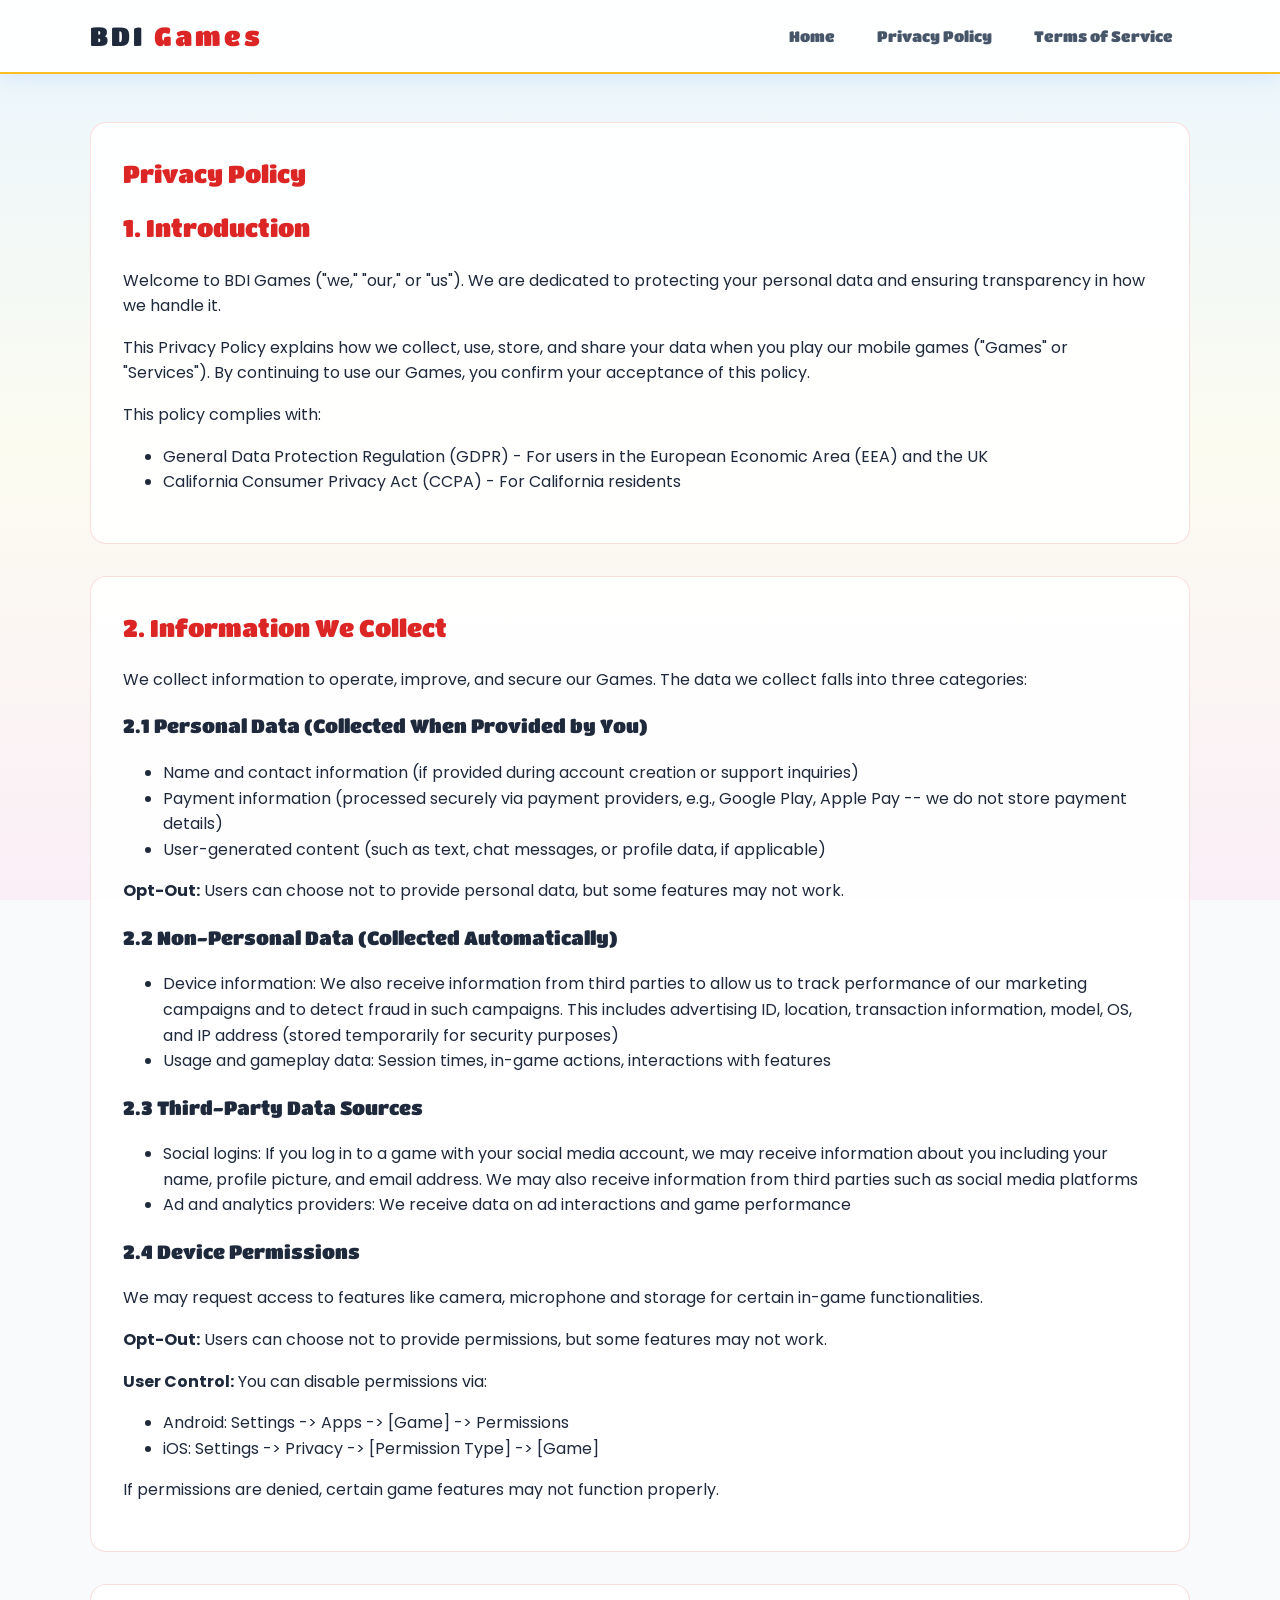
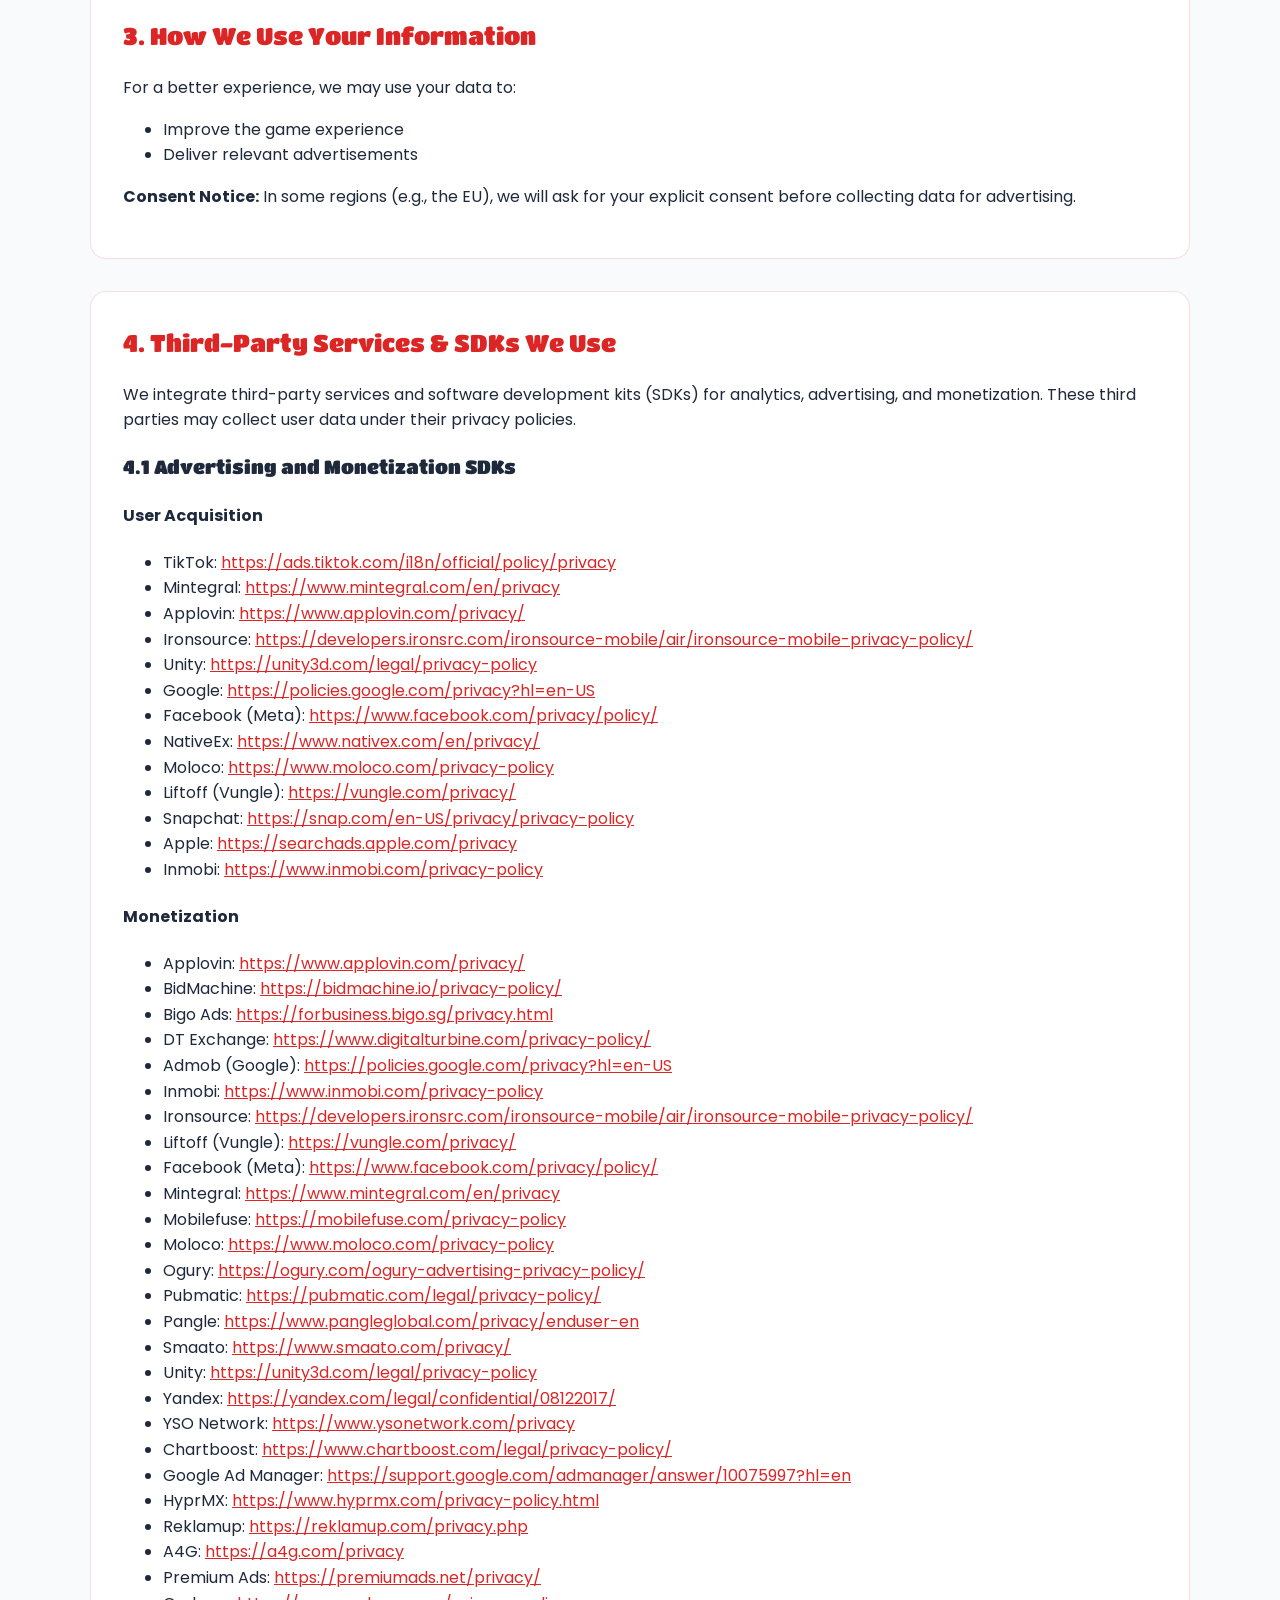
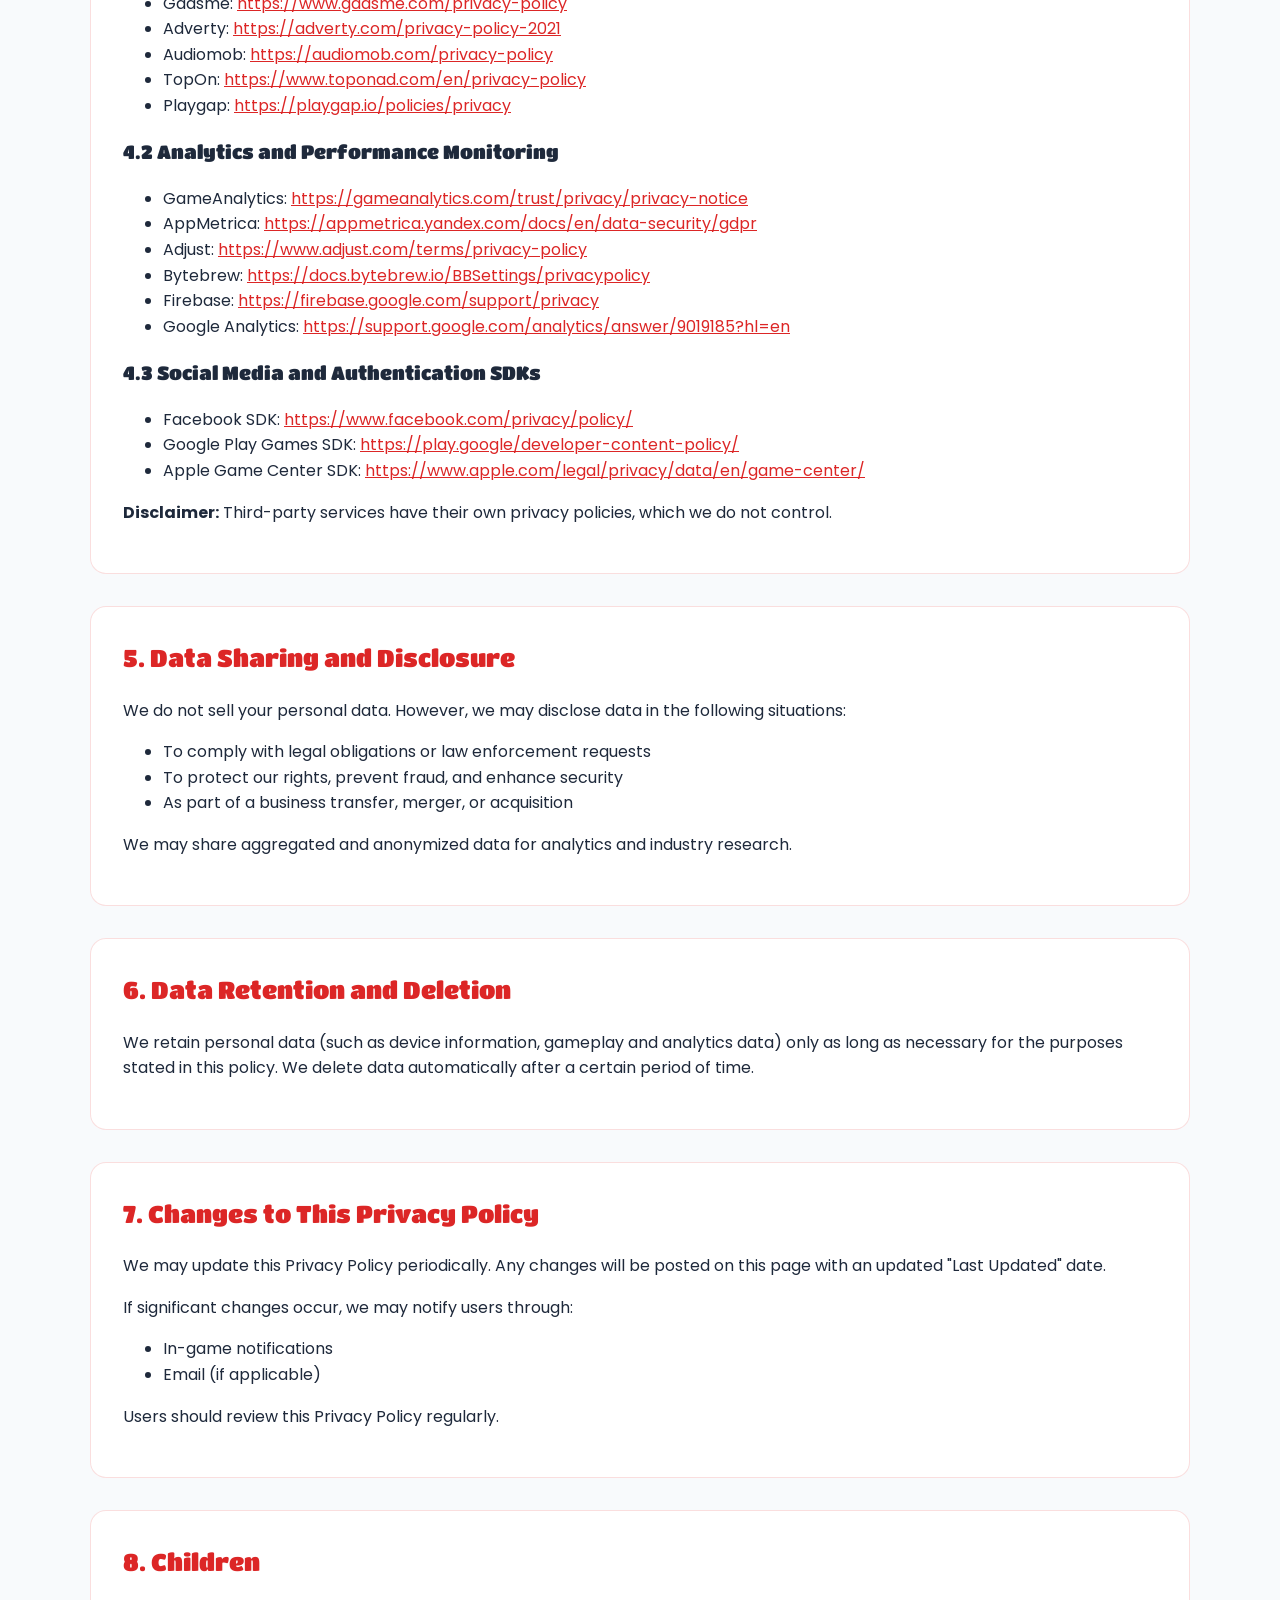
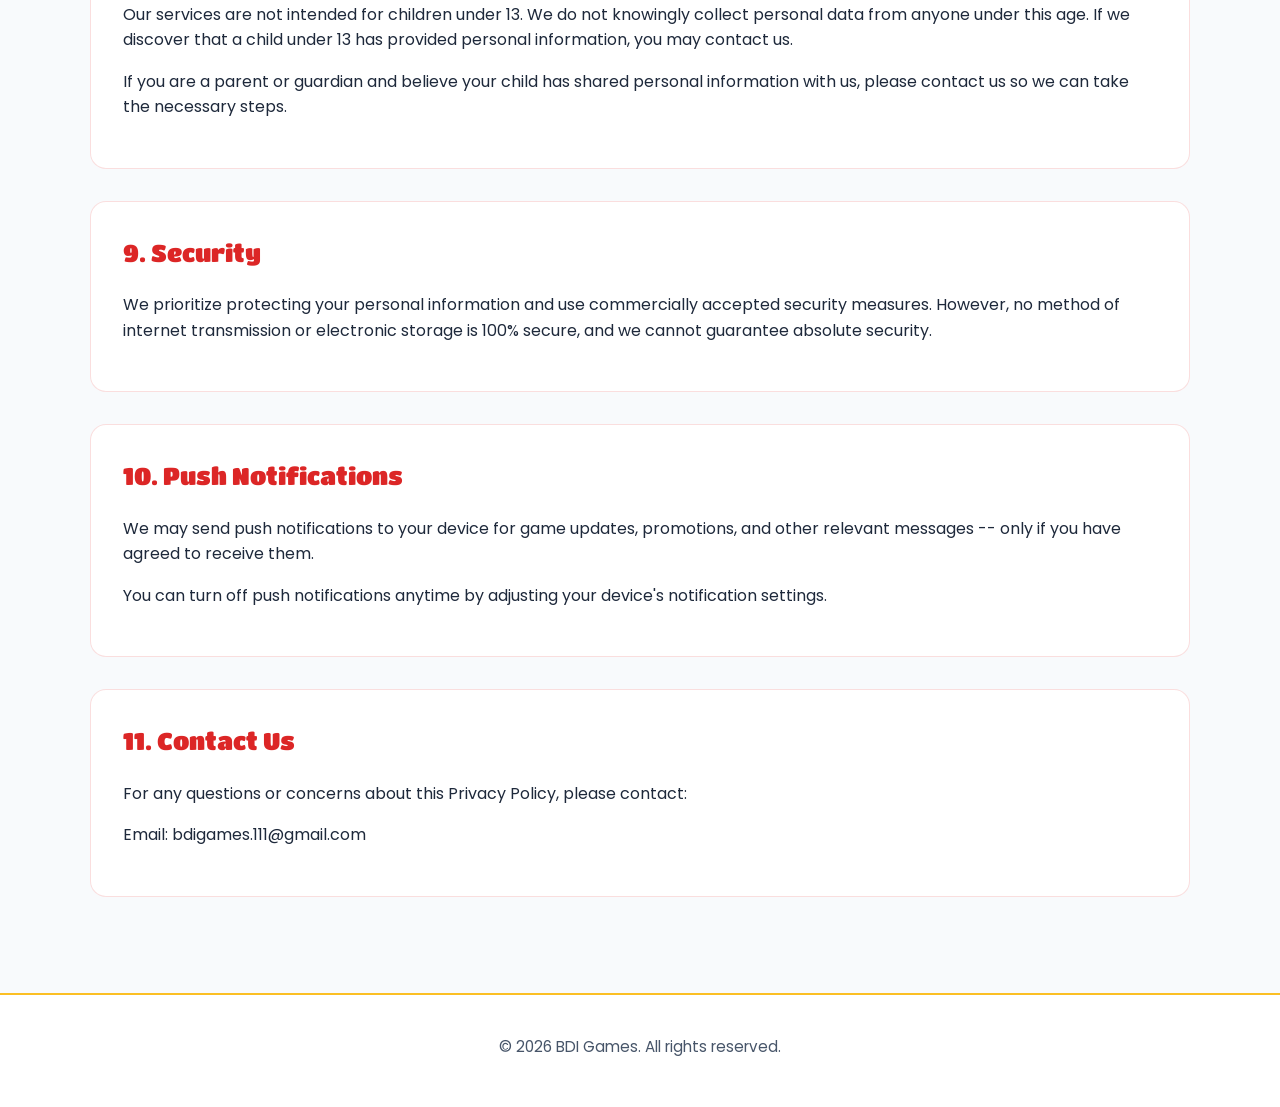
<file: privacy-policy.html>
<!DOCTYPE html>
<html lang="en">
<head>
  <meta charset="UTF-8">
  <meta name="viewport" content="width=device-width, initial-scale=1.0">
  <title>Privacy Policy | BDI Games</title>
  <meta name="description" content="Read the Privacy Policy for BDI Games.">
  <link rel="preconnect" href="https://fonts.googleapis.com">
  <link rel="preconnect" href="https://fonts.gstatic.com" crossorigin>
  <link href="https://fonts.googleapis.com/css2?family=Bebas+Neue&family=Poppins:wght@400;500;600;700&display=swap" rel="stylesheet">
  <link rel="stylesheet" href="styles.css">
</head>
<body>
  <div class="gaming-bg">
    <div class="glow-orb glow-orb-1"></div>
    <div class="glow-orb glow-orb-2"></div>
    <div class="glow-orb glow-orb-3"></div>
  </div>
  <header class="site-header">
    <nav class="navbar container" aria-label="Main navigation">
      <a href="index.html" class="brand">BDI <span>Games</span></a>

      <button class="menu-toggle" aria-label="Toggle menu" aria-expanded="false">
        <span></span>
        <span></span>
        <span></span>
      </button>

      <ul class="nav-links">
        <li><a href="index.html">Home</a></li>
        <li><a href="privacy-policy.html">Privacy Policy</a></li>
        <li><a href="terms-of-service.html">Terms of Service</a></li>
      </ul>
    </nav>
  </header>

  <main class="container legal-page">
    <section class="info">
      <h1>Privacy Policy</h1>
      <h2>1. Introduction</h2>
      <p>
        Welcome to BDI Games ("we," "our," or "us"). We are dedicated to protecting your
        personal data and ensuring transparency in how we handle it.
      </p>
      <p>
        This Privacy Policy explains how we collect, use, store, and share your data when you play
        our mobile games ("Games" or "Services"). By continuing to use our Games, you confirm your
        acceptance of this policy.
      </p>
      <p>This policy complies with:</p>
      <ul>
        <li>General Data Protection Regulation (GDPR) - For users in the European Economic Area (EEA) and the UK</li>
        <li>California Consumer Privacy Act (CCPA) - For California residents</li>
      </ul>
    </section>

    <section class="info">
      <h2>2. Information We Collect</h2>
      <p>
        We collect information to operate, improve, and secure our Games. The data we collect falls
        into three categories:
      </p>

      <h3>2.1 Personal Data (Collected When Provided by You)</h3>
      <ul>
        <li>Name and contact information (if provided during account creation or support inquiries)</li>
        <li>Payment information (processed securely via payment providers, e.g., Google Play, Apple Pay -- we do not store payment details)</li>
        <li>User-generated content (such as text, chat messages, or profile data, if applicable)</li>
      </ul>
      <p><strong>Opt-Out:</strong> Users can choose not to provide personal data, but some features may not work.</p>

      <h3>2.2 Non-Personal Data (Collected Automatically)</h3>
      <ul>
        <li>Device information: We also receive information from third parties to allow us to track performance of our marketing campaigns and to detect fraud in such campaigns. This includes advertising ID, location, transaction information, model, OS, and IP address (stored temporarily for security purposes)</li>
        <li>Usage and gameplay data: Session times, in-game actions, interactions with features</li>
      </ul>

      <h3>2.3 Third-Party Data Sources</h3>
      <ul>
        <li>Social logins: If you log in to a game with your social media account, we may receive information about you including your name, profile picture, and email address. We may also receive information from third parties such as social media platforms</li>
        <li>Ad and analytics providers: We receive data on ad interactions and game performance</li>
      </ul>

      <h3>2.4 Device Permissions</h3>
      <p>
        We may request access to features like camera, microphone and storage for certain in-game
        functionalities.
      </p>
      <p><strong>Opt-Out:</strong> Users can choose not to provide permissions, but some features may not work.</p>
      <p><strong>User Control:</strong> You can disable permissions via:</p>
      <ul>
        <li>Android: Settings -&gt; Apps -&gt; [Game] -&gt; Permissions</li>
        <li>iOS: Settings -&gt; Privacy -&gt; [Permission Type] -&gt; [Game]</li>
      </ul>
      <p>If permissions are denied, certain game features may not function properly.</p>
    </section>

    <section class="info">
      <h2>3. How We Use Your Information</h2>
      <p>For a better experience, we may use your data to:</p>
      <ul>
        <li>Improve the game experience</li>
        <li>Deliver relevant advertisements</li>
      </ul>
      <p>
        <strong>Consent Notice:</strong> In some regions (e.g., the EU), we will ask for your explicit
        consent before collecting data for advertising.
      </p>
    </section>

    <section class="info">
      <h2>4. Third-Party Services &amp; SDKs We Use</h2>
      <p>
        We integrate third-party services and software development kits (SDKs) for analytics,
        advertising, and monetization. These third parties may collect user data under their
        privacy policies.
      </p>

      <h3>4.1 Advertising and Monetization SDKs</h3>
      <h4>User Acquisition</h4>
      <ul>
        <li>TikTok: <a href="https://ads.tiktok.com/i18n/official/policy/privacy" target="_blank" rel="noopener noreferrer">https://ads.tiktok.com/i18n/official/policy/privacy</a></li>
        <li>Mintegral: <a href="https://www.mintegral.com/en/privacy" target="_blank" rel="noopener noreferrer">https://www.mintegral.com/en/privacy</a></li>
        <li>Applovin: <a href="https://www.applovin.com/privacy/" target="_blank" rel="noopener noreferrer">https://www.applovin.com/privacy/</a></li>
        <li>Ironsource: <a href="https://developers.ironsrc.com/ironsource-mobile/air/ironsource-mobile-privacy-policy/" target="_blank" rel="noopener noreferrer">https://developers.ironsrc.com/ironsource-mobile/air/ironsource-mobile-privacy-policy/</a></li>
        <li>Unity: <a href="https://unity3d.com/legal/privacy-policy" target="_blank" rel="noopener noreferrer">https://unity3d.com/legal/privacy-policy</a></li>
        <li>Google: <a href="https://policies.google.com/privacy?hl=en-US" target="_blank" rel="noopener noreferrer">https://policies.google.com/privacy?hl=en-US</a></li>
        <li>Facebook (Meta): <a href="https://www.facebook.com/privacy/policy/" target="_blank" rel="noopener noreferrer">https://www.facebook.com/privacy/policy/</a></li>
        <li>NativeEx: <a href="https://www.nativex.com/en/privacy/" target="_blank" rel="noopener noreferrer">https://www.nativex.com/en/privacy/</a></li>
        <li>Moloco: <a href="https://www.moloco.com/privacy-policy" target="_blank" rel="noopener noreferrer">https://www.moloco.com/privacy-policy</a></li>
        <li>Liftoff (Vungle): <a href="https://vungle.com/privacy/" target="_blank" rel="noopener noreferrer">https://vungle.com/privacy/</a></li>
        <li>Snapchat: <a href="https://snap.com/en-US/privacy/privacy-policy" target="_blank" rel="noopener noreferrer">https://snap.com/en-US/privacy/privacy-policy</a></li>
        <li>Apple: <a href="https://searchads.apple.com/privacy" target="_blank" rel="noopener noreferrer">https://searchads.apple.com/privacy</a></li>
        <li>Inmobi: <a href="https://www.inmobi.com/privacy-policy" target="_blank" rel="noopener noreferrer">https://www.inmobi.com/privacy-policy</a></li>
      </ul>

      <h4>Monetization</h4>
      <ul>
        <li>Applovin: <a href="https://www.applovin.com/privacy/" target="_blank" rel="noopener noreferrer">https://www.applovin.com/privacy/</a></li>
        <li>BidMachine: <a href="https://bidmachine.io/privacy-policy/" target="_blank" rel="noopener noreferrer">https://bidmachine.io/privacy-policy/</a></li>
        <li>Bigo Ads: <a href="https://forbusiness.bigo.sg/privacy.html#:~:text=BIGO%20Ads%20respects%20your%20privacy,how%20the%20law%20protects%20you" target="_blank" rel="noopener noreferrer">https://forbusiness.bigo.sg/privacy.html</a></li>
        <li>DT Exchange: <a href="https://www.digitalturbine.com/privacy-policy/" target="_blank" rel="noopener noreferrer">https://www.digitalturbine.com/privacy-policy/</a></li>
        <li>Admob (Google): <a href="https://policies.google.com/privacy?hl=en-US" target="_blank" rel="noopener noreferrer">https://policies.google.com/privacy?hl=en-US</a></li>
        <li>Inmobi: <a href="https://www.inmobi.com/privacy-policy" target="_blank" rel="noopener noreferrer">https://www.inmobi.com/privacy-policy</a></li>
        <li>Ironsource: <a href="https://developers.ironsrc.com/ironsource-mobile/air/ironsource-mobile-privacy-policy/" target="_blank" rel="noopener noreferrer">https://developers.ironsrc.com/ironsource-mobile/air/ironsource-mobile-privacy-policy/</a></li>
        <li>Liftoff (Vungle): <a href="https://vungle.com/privacy/" target="_blank" rel="noopener noreferrer">https://vungle.com/privacy/</a></li>
        <li>Facebook (Meta): <a href="https://www.facebook.com/privacy/policy/" target="_blank" rel="noopener noreferrer">https://www.facebook.com/privacy/policy/</a></li>
        <li>Mintegral: <a href="https://www.mintegral.com/en/privacy" target="_blank" rel="noopener noreferrer">https://www.mintegral.com/en/privacy</a></li>
        <li>Mobilefuse: <a href="https://mobilefuse.com/privacy-policy" target="_blank" rel="noopener noreferrer">https://mobilefuse.com/privacy-policy</a></li>
        <li>Moloco: <a href="https://www.moloco.com/privacy-policy" target="_blank" rel="noopener noreferrer">https://www.moloco.com/privacy-policy</a></li>
        <li>Ogury: <a href="https://ogury.com/ogury-advertising-privacy-policy/" target="_blank" rel="noopener noreferrer">https://ogury.com/ogury-advertising-privacy-policy/</a></li>
        <li>Pubmatic: <a href="https://pubmatic.com/legal/privacy-policy/" target="_blank" rel="noopener noreferrer">https://pubmatic.com/legal/privacy-policy/</a></li>
        <li>Pangle: <a href="https://www.pangleglobal.com/privacy/enduser-en" target="_blank" rel="noopener noreferrer">https://www.pangleglobal.com/privacy/enduser-en</a></li>
        <li>Smaato: <a href="https://www.smaato.com/privacy/" target="_blank" rel="noopener noreferrer">https://www.smaato.com/privacy/</a></li>
        <li>Unity: <a href="https://unity3d.com/legal/privacy-policy" target="_blank" rel="noopener noreferrer">https://unity3d.com/legal/privacy-policy</a></li>
        <li>Yandex: <a href="https://yandex.com/legal/confidential/08122017/" target="_blank" rel="noopener noreferrer">https://yandex.com/legal/confidential/08122017/</a></li>
        <li>YSO Network: <a href="https://www.ysonetwork.com/privacy" target="_blank" rel="noopener noreferrer">https://www.ysonetwork.com/privacy</a></li>
        <li>Chartboost: <a href="https://www.chartboost.com/legal/privacy-policy/" target="_blank" rel="noopener noreferrer">https://www.chartboost.com/legal/privacy-policy/</a></li>
        <li>Google Ad Manager: <a href="https://support.google.com/admanager/answer/10075997?hl=en" target="_blank" rel="noopener noreferrer">https://support.google.com/admanager/answer/10075997?hl=en</a></li>
        <li>HyprMX: <a href="https://www.hyprmx.com/privacy-policy.html" target="_blank" rel="noopener noreferrer">https://www.hyprmx.com/privacy-policy.html</a></li>
        <li>Reklamup: <a href="https://reklamup.com/privacy.php" target="_blank" rel="noopener noreferrer">https://reklamup.com/privacy.php</a></li>
        <li>A4G: <a href="https://a4g.com/privacy" target="_blank" rel="noopener noreferrer">https://a4g.com/privacy</a></li>
        <li>Premium Ads: <a href="https://premiumads.net/privacy/" target="_blank" rel="noopener noreferrer">https://premiumads.net/privacy/</a></li>
        <li>Gadsme: <a href="https://www.gadsme.com/privacy-policy" target="_blank" rel="noopener noreferrer">https://www.gadsme.com/privacy-policy</a></li>
        <li>Adverty: <a href="https://adverty.com/privacy-policy-2021" target="_blank" rel="noopener noreferrer">https://adverty.com/privacy-policy-2021</a></li>
        <li>Audiomob: <a href="https://audiomob.com/privacy-policy" target="_blank" rel="noopener noreferrer">https://audiomob.com/privacy-policy</a></li>
        <li>TopOn: <a href="https://www.toponad.com/en/privacy-policy" target="_blank" rel="noopener noreferrer">https://www.toponad.com/en/privacy-policy</a></li>
        <li>Playgap: <a href="https://playgap.io/policies/privacy" target="_blank" rel="noopener noreferrer">https://playgap.io/policies/privacy</a></li>
      </ul>

      <h3>4.2 Analytics and Performance Monitoring</h3>
      <ul>
        <li>GameAnalytics: <a href="https://gameanalytics.com/trust/privacy/privacy-notice" target="_blank" rel="noopener noreferrer">https://gameanalytics.com/trust/privacy/privacy-notice</a></li>
        <li>AppMetrica: <a href="https://appmetrica.yandex.com/docs/en/data-security/gdpr" target="_blank" rel="noopener noreferrer">https://appmetrica.yandex.com/docs/en/data-security/gdpr</a></li>
        <li>Adjust: <a href="https://www.adjust.com/terms/privacy-policy" target="_blank" rel="noopener noreferrer">https://www.adjust.com/terms/privacy-policy</a></li>
        <li>Bytebrew: <a href="https://docs.bytebrew.io/BBSettings/privacypolicy" target="_blank" rel="noopener noreferrer">https://docs.bytebrew.io/BBSettings/privacypolicy</a></li>
        <li>Firebase: <a href="https://firebase.google.com/support/privacy" target="_blank" rel="noopener noreferrer">https://firebase.google.com/support/privacy</a></li>
        <li>Google Analytics: <a href="https://support.google.com/analytics/answer/9019185?hl=en#zippy=%2Cin-this-article" target="_blank" rel="noopener noreferrer">https://support.google.com/analytics/answer/9019185?hl=en</a></li>
      </ul>

      <h3>4.3 Social Media and Authentication SDKs</h3>
      <ul>
        <li>Facebook SDK: <a href="https://www.facebook.com/privacy/policy/" target="_blank" rel="noopener noreferrer">https://www.facebook.com/privacy/policy/</a></li>
        <li>Google Play Games SDK: <a href="https://play.google/developer-content-policy/" target="_blank" rel="noopener noreferrer">https://play.google/developer-content-policy/</a></li>
        <li>Apple Game Center SDK: <a href="https://www.apple.com/legal/privacy/data/en/game-center/" target="_blank" rel="noopener noreferrer">https://www.apple.com/legal/privacy/data/en/game-center/</a></li>
      </ul>

      <p>
        <strong>Disclaimer:</strong> Third-party services have their own privacy policies, which we do not control.
      </p>
    </section>

    <section class="info">
      <h2>5. Data Sharing and Disclosure</h2>
      <p>We do not sell your personal data. However, we may disclose data in the following situations:</p>
      <ul>
        <li>To comply with legal obligations or law enforcement requests</li>
        <li>To protect our rights, prevent fraud, and enhance security</li>
        <li>As part of a business transfer, merger, or acquisition</li>
      </ul>
      <p>We may share aggregated and anonymized data for analytics and industry research.</p>
    </section>

    <section class="info">
      <h2>6. Data Retention and Deletion</h2>
      <p>
        We retain personal data (such as device information, gameplay and analytics data) only as long as
        necessary for the purposes stated in this policy. We delete data automatically after a certain period
        of time.
      </p>
    </section>

    <section class="info">
      <h2>7. Changes to This Privacy Policy</h2>
      <p>
        We may update this Privacy Policy periodically. Any changes will be posted on this page with an
        updated "Last Updated" date.
      </p>
      <p>If significant changes occur, we may notify users through:</p>
      <ul>
        <li>In-game notifications</li>
        <li>Email (if applicable)</li>
      </ul>
      <p>Users should review this Privacy Policy regularly.</p>
    </section>

    <section class="info">
      <h2>8. Children</h2>
      <p>
        Our services are not intended for children under 13. We do not knowingly collect personal data from
        anyone under this age. If we discover that a child under 13 has provided personal information, you
        may contact us.
      </p>
      <p>
        If you are a parent or guardian and believe your child has shared personal information with us, please
        contact us so we can take the necessary steps.
      </p>
    </section>

    <section class="info">
      <h2>9. Security</h2>
      <p>
        We prioritize protecting your personal information and use commercially accepted security measures.
        However, no method of internet transmission or electronic storage is 100% secure, and we cannot
        guarantee absolute security.
      </p>
    </section>

    <section class="info">
      <h2>10. Push Notifications</h2>
      <p>
        We may send push notifications to your device for game updates, promotions, and other relevant
        messages -- only if you have agreed to receive them.
      </p>
      <p>
        You can turn off push notifications anytime by adjusting your device's notification settings.
      </p>
    </section>

    <section class="info">
      <h2>11. Contact Us</h2>
      <p>For any questions or concerns about this Privacy Policy, please contact:</p>
      <p>Email: bdigames.111@gmail.com</p>
    </section>
  </main>

  <footer class="site-footer">
    <p>&copy; <span id="year"></span> BDI Games. All rights reserved.</p>
  </footer>

  <script src="script.js"></script>
</body>
</html>
</file>
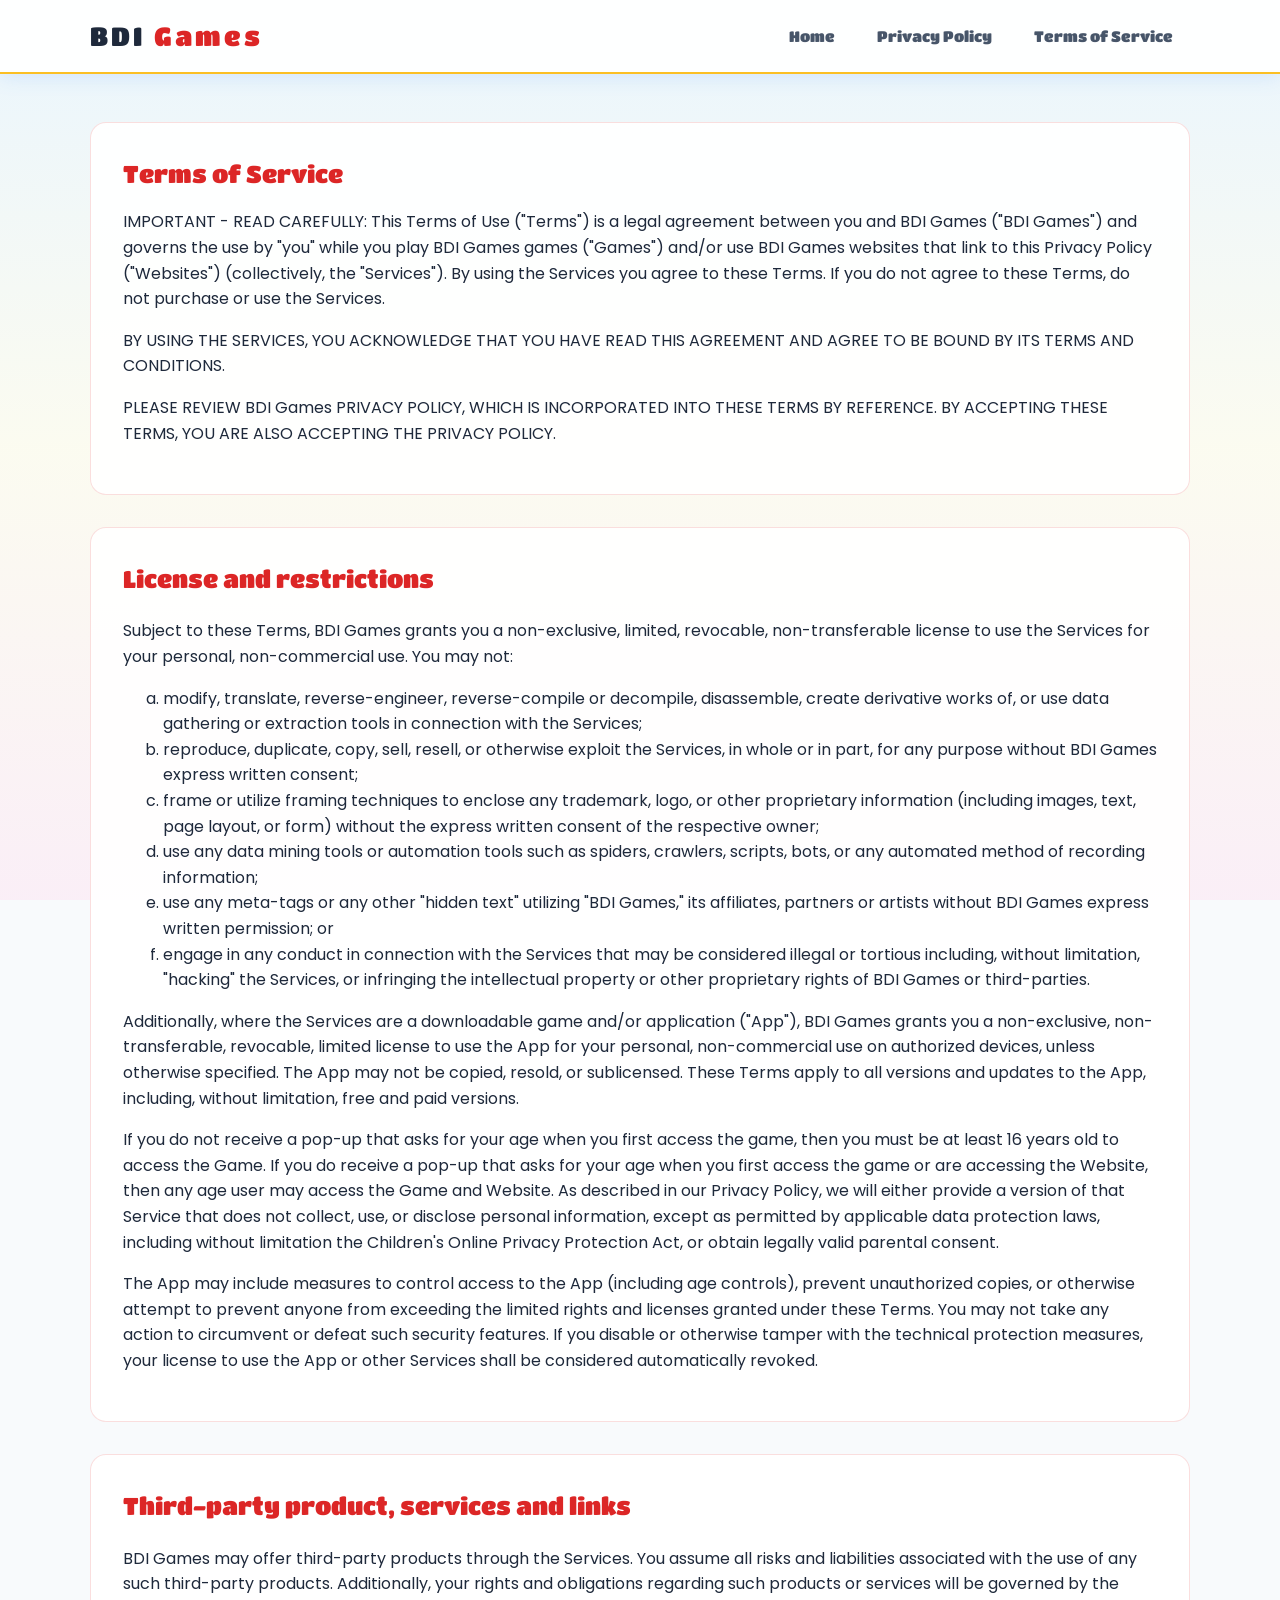
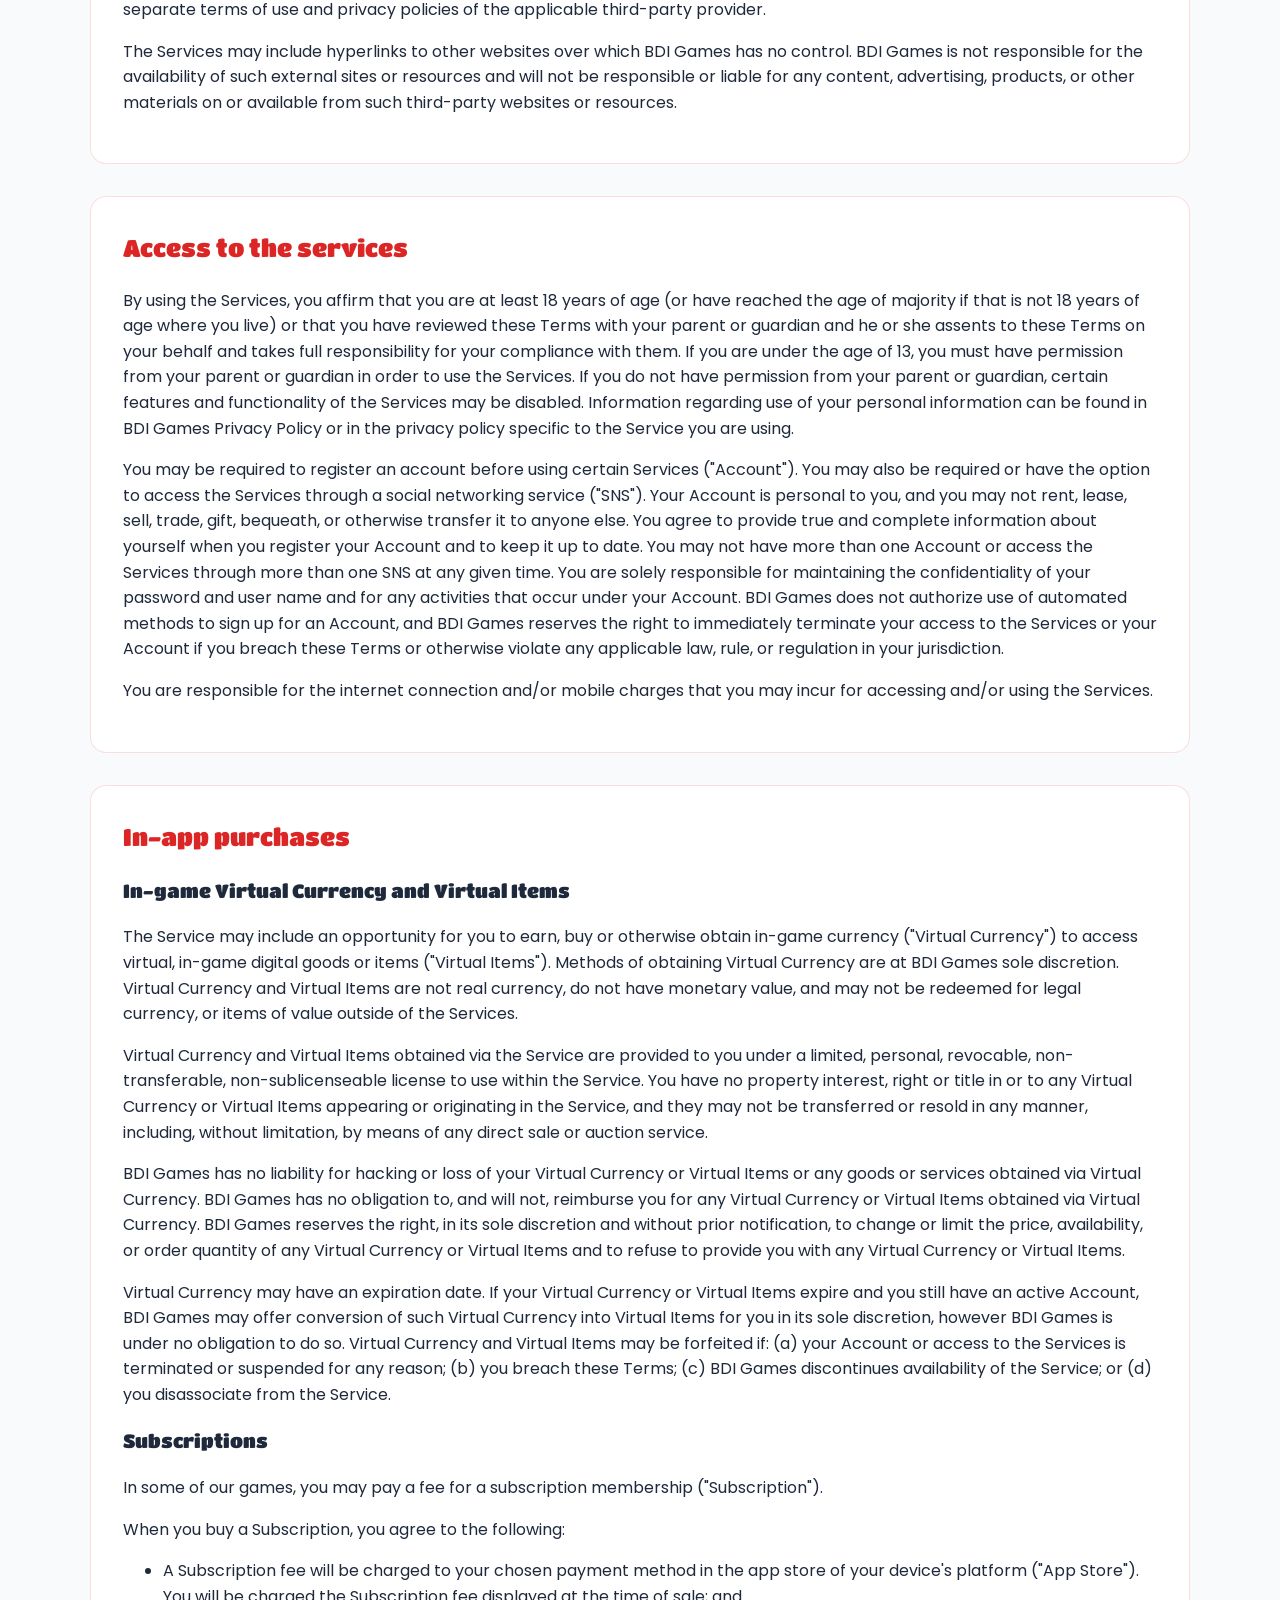
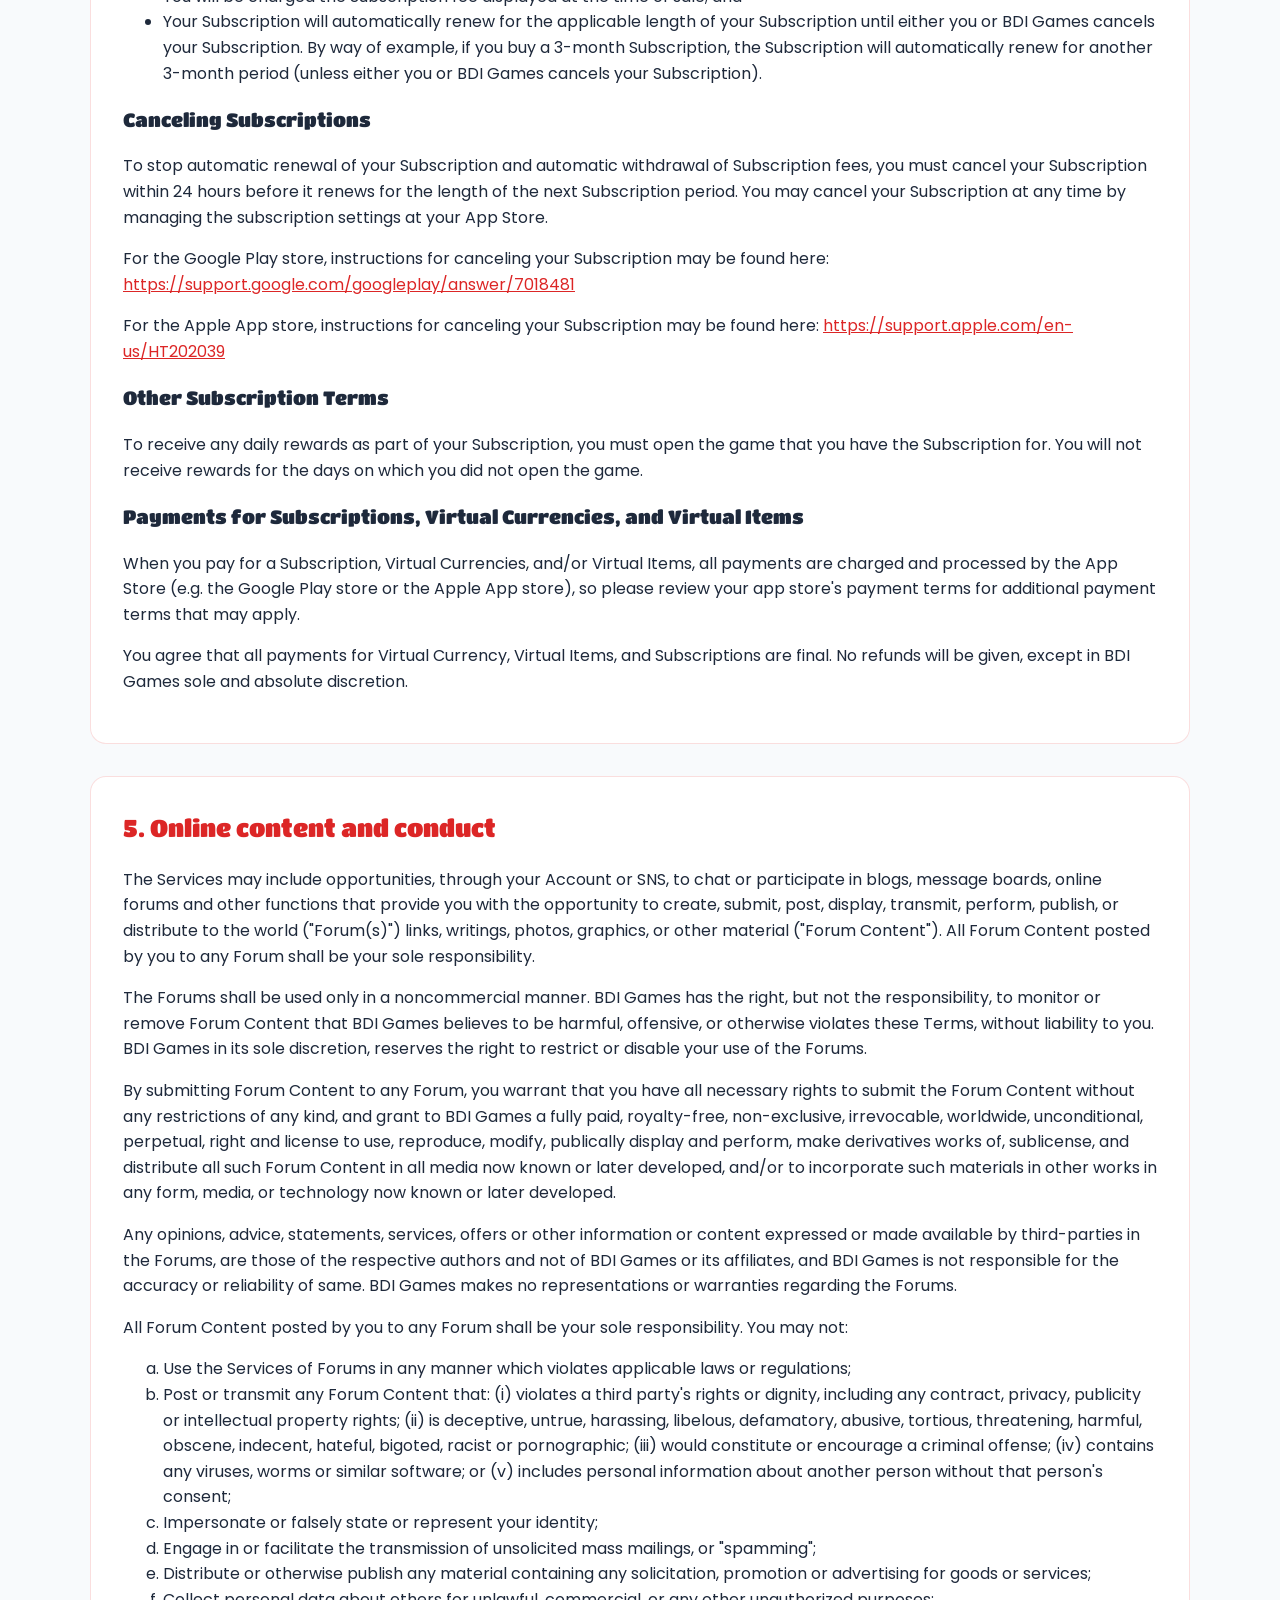
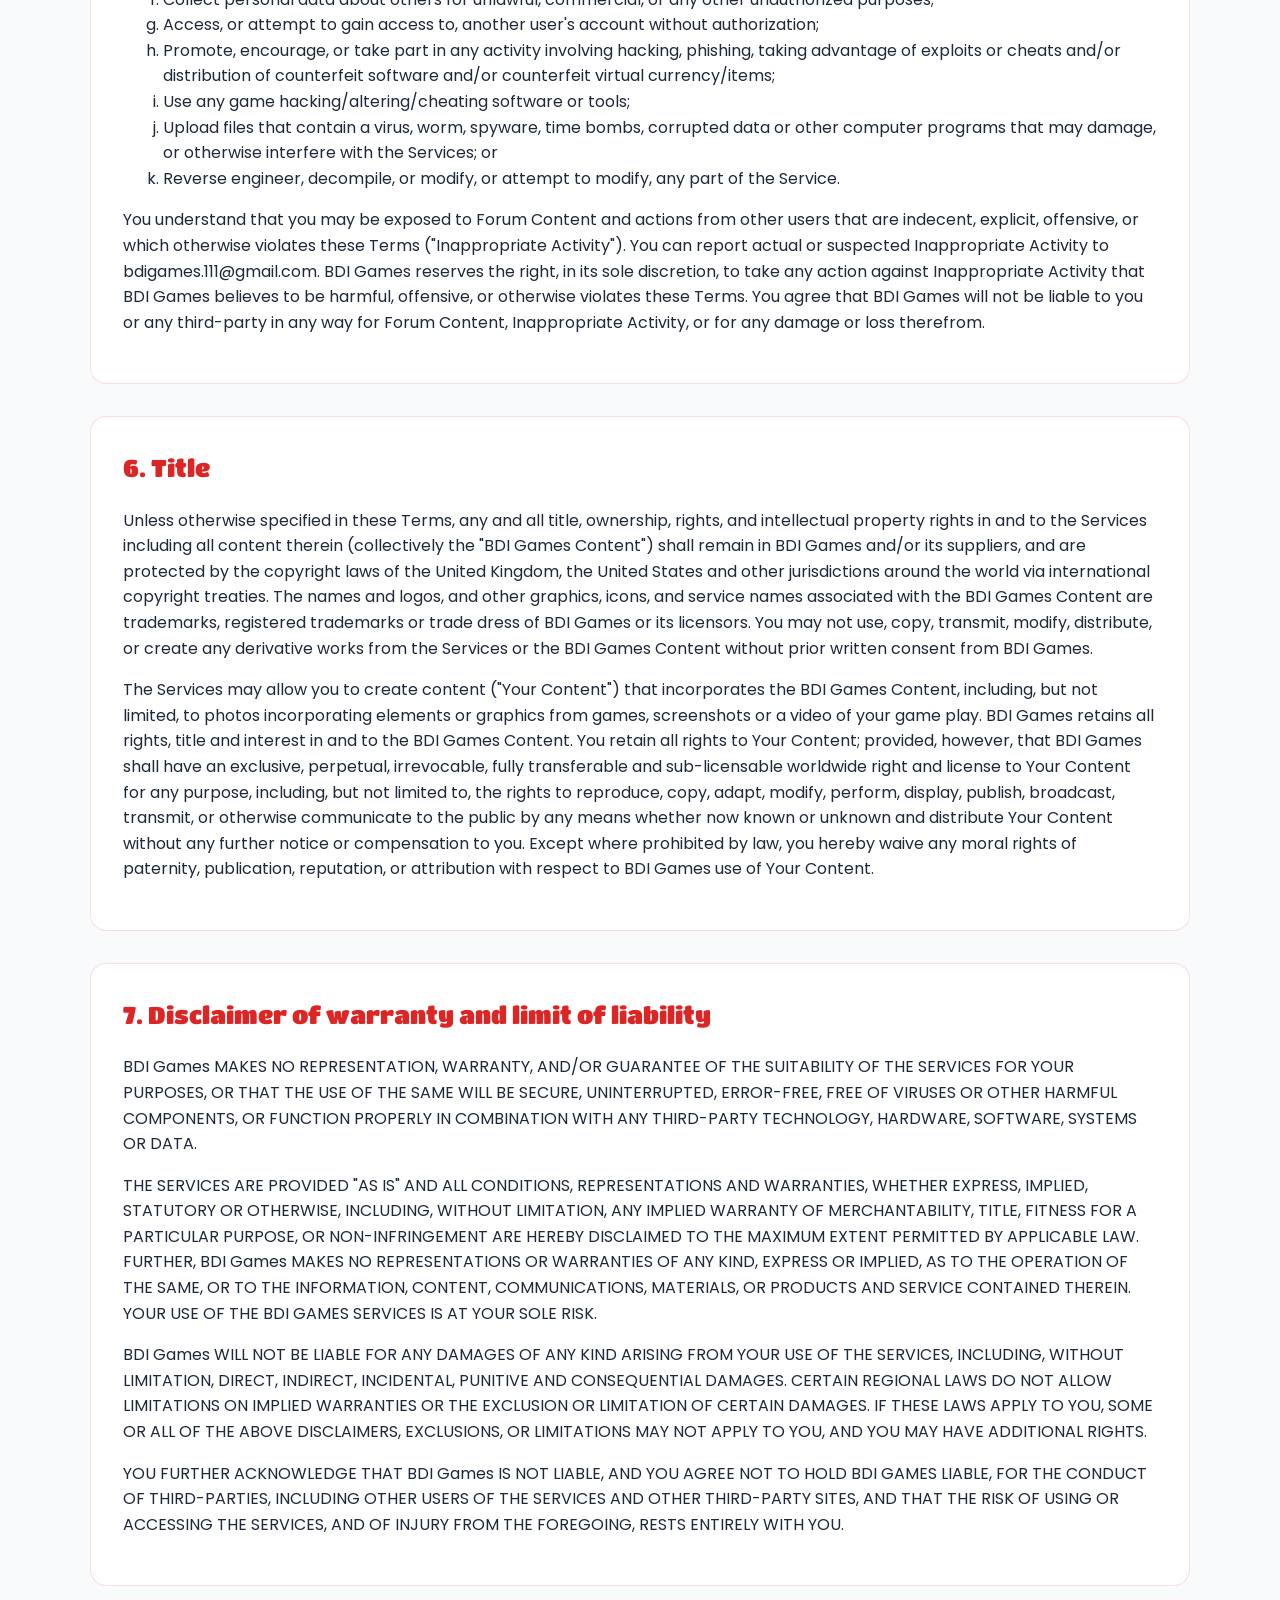
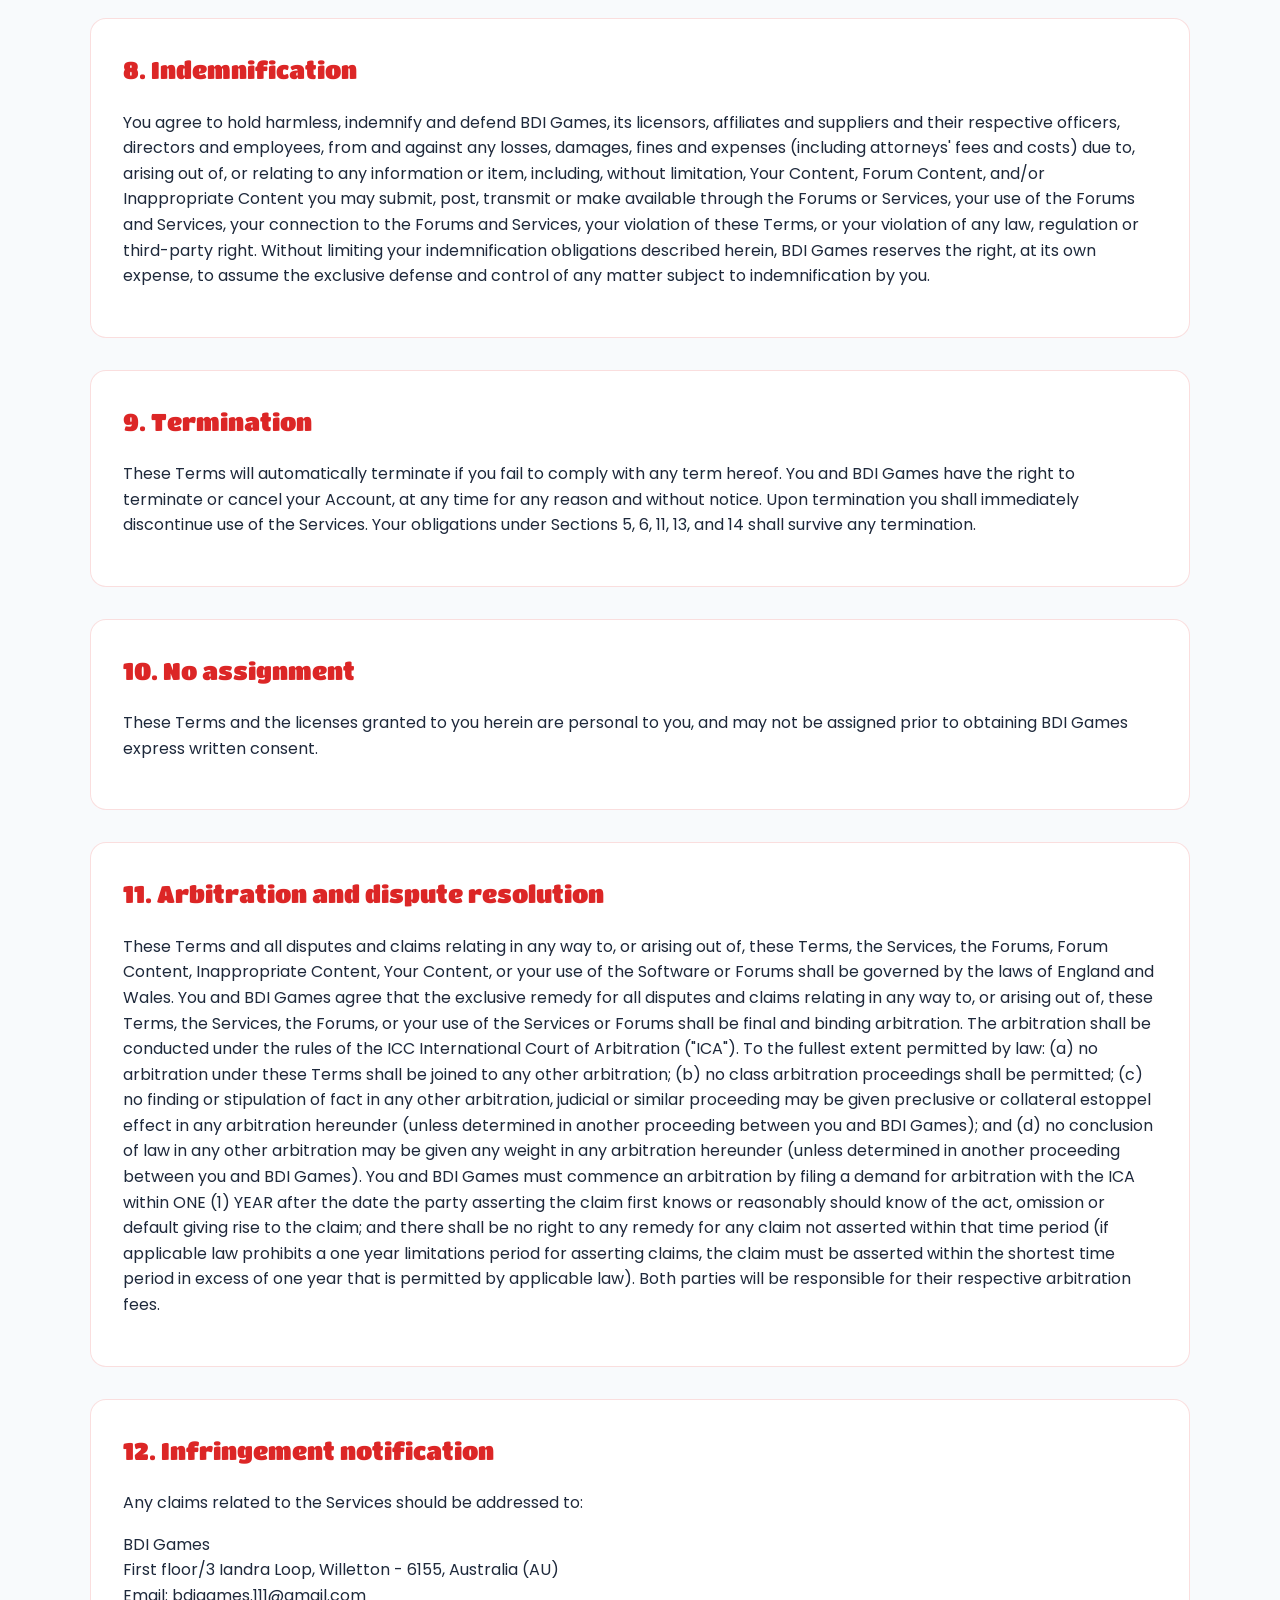
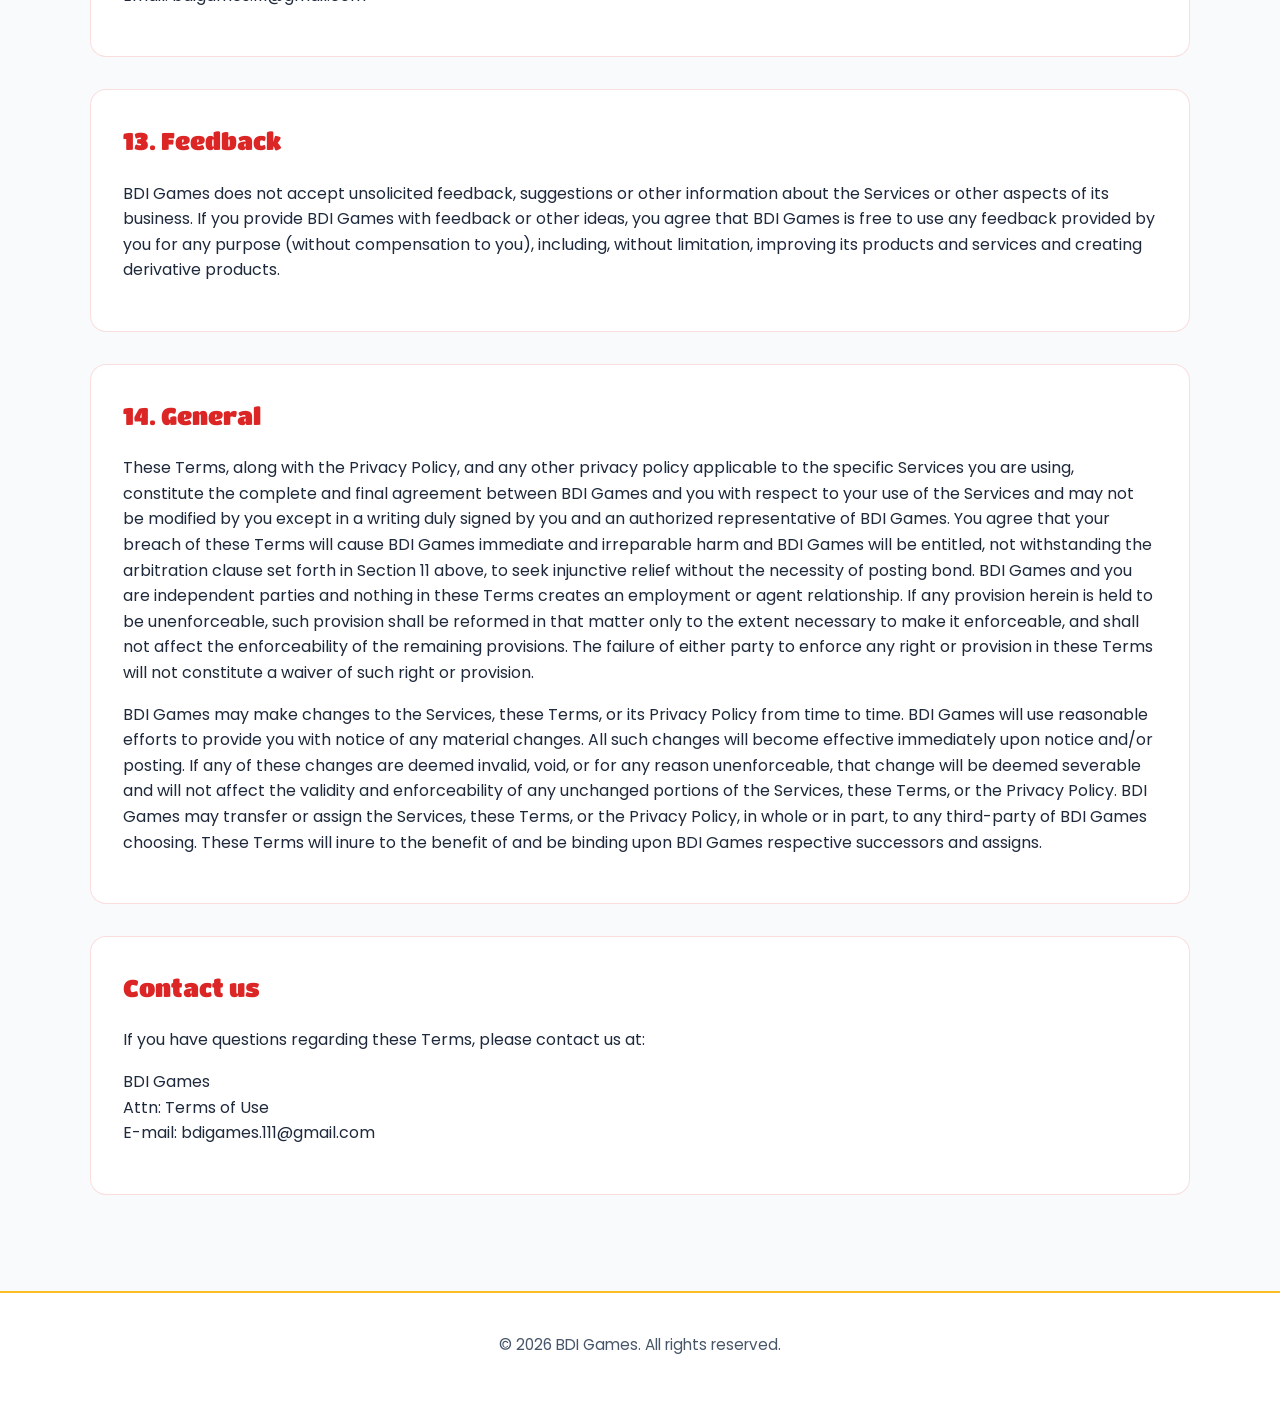
<file: terms-of-service.html>
<!DOCTYPE html>
<html lang="en">
<head>
  <meta charset="UTF-8">
  <meta name="viewport" content="width=device-width, initial-scale=1.0">
  <title>Terms of Service | BDI Games</title>
  <meta name="description" content="Read the Terms of Service for BDI Games.">
  <link rel="preconnect" href="https://fonts.googleapis.com">
  <link rel="preconnect" href="https://fonts.gstatic.com" crossorigin>
  <link href="https://fonts.googleapis.com/css2?family=Bebas+Neue&family=Poppins:wght@400;500;600;700&display=swap" rel="stylesheet">
  <link rel="stylesheet" href="styles.css">
</head>
<body>
  <div class="gaming-bg">
    <div class="glow-orb glow-orb-1"></div>
    <div class="glow-orb glow-orb-2"></div>
    <div class="glow-orb glow-orb-3"></div>
  </div>
  <header class="site-header">
    <nav class="navbar container" aria-label="Main navigation">
      <a href="index.html" class="brand">BDI <span>Games</span></a>

      <button class="menu-toggle" aria-label="Toggle menu" aria-expanded="false">
        <span></span>
        <span></span>
        <span></span>
      </button>

      <ul class="nav-links">
        <li><a href="index.html">Home</a></li>
        <li><a href="privacy-policy.html">Privacy Policy</a></li>
        <li><a href="terms-of-service.html">Terms of Service</a></li>
      </ul>
    </nav>
  </header>

  <main class="container legal-page">
    <section class="info">
      <h1>Terms of Service</h1>
      <p>
        IMPORTANT - READ CAREFULLY: This Terms of Use ("Terms") is a legal agreement between you and
        BDI Games ("BDI Games") and governs the use by "you" while you play BDI
        Games games ("Games") and/or use BDI Games websites that link to this Privacy Policy
        ("Websites") (collectively, the "Services"). By using the Services you agree to these Terms.
        If you do not agree to these Terms, do not purchase or use the Services.
      </p>
      <p>
        BY USING THE SERVICES, YOU ACKNOWLEDGE THAT YOU HAVE READ THIS AGREEMENT AND AGREE TO BE
        BOUND BY ITS TERMS AND CONDITIONS.
      </p>
      <p>
        PLEASE REVIEW BDI Games PRIVACY POLICY, WHICH IS INCORPORATED INTO THESE TERMS BY
        REFERENCE. BY ACCEPTING THESE TERMS, YOU ARE ALSO ACCEPTING THE PRIVACY POLICY.
      </p>
    </section>

    <section class="info">
      <h2>License and restrictions</h2>
      <p>
        Subject to these Terms, BDI Games grants you a non-exclusive, limited, revocable,
        non-transferable license to use the Services for your personal, non-commercial use. You may not:
      </p>
      <ol type="a">
        <li>modify, translate, reverse-engineer, reverse-compile or decompile, disassemble, create derivative works of, or use data gathering or extraction tools in connection with the Services;</li>
        <li>reproduce, duplicate, copy, sell, resell, or otherwise exploit the Services, in whole or in part, for any purpose without BDI Games express written consent;</li>
        <li>frame or utilize framing techniques to enclose any trademark, logo, or other proprietary information (including images, text, page layout, or form) without the express written consent of the respective owner;</li>
        <li>use any data mining tools or automation tools such as spiders, crawlers, scripts, bots, or any automated method of recording information;</li>
        <li>use any meta-tags or any other "hidden text" utilizing "BDI Games," its affiliates, partners or artists without BDI Games express written permission; or</li>
        <li>engage in any conduct in connection with the Services that may be considered illegal or tortious including, without limitation, "hacking" the Services, or infringing the intellectual property or other proprietary rights of BDI Games or third-parties.</li>
      </ol>
      <p>
        Additionally, where the Services are a downloadable game and/or application ("App"), BDI
        Games grants you a non-exclusive, non-transferable, revocable, limited license to use the App for
        your personal, non-commercial use on authorized devices, unless otherwise specified. The App may not
        be copied, resold, or sublicensed. These Terms apply to all versions and updates to the App,
        including, without limitation, free and paid versions.
      </p>
      <p>
        If you do not receive a pop-up that asks for your age when you first access the game, then you
        must be at least 16 years old to access the Game. If you do receive a pop-up that asks for your age
        when you first access the game or are accessing the Website, then any age user may access the Game
        and Website. As described in our Privacy Policy, we will either provide a version of that Service
        that does not collect, use, or disclose personal information, except as permitted by applicable
        data protection laws, including without limitation the Children's Online Privacy Protection Act, or
        obtain legally valid parental consent.
      </p>
      <p>
        The App may include measures to control access to the App (including age controls), prevent
        unauthorized copies, or otherwise attempt to prevent anyone from exceeding the limited rights and
        licenses granted under these Terms. You may not take any action to circumvent or defeat such
        security features. If you disable or otherwise tamper with the technical protection measures, your
        license to use the App or other Services shall be considered automatically revoked.
      </p>
    </section>

    <section class="info">
      <h2>Third-party product, services and links</h2>
      <p>
        BDI Games may offer third-party products through the Services. You assume all risks and
        liabilities associated with the use of any such third-party products. Additionally, your rights and
        obligations regarding such products or services will be governed by the separate terms of use and
        privacy policies of the applicable third-party provider.
      </p>
      <p>
        The Services may include hyperlinks to other websites over which BDI Games has no control.
        BDI Games is not responsible for the availability of such external sites or resources and
        will not be responsible or liable for any content, advertising, products, or other materials on or
        available from such third-party websites or resources.
      </p>
    </section>

    <section class="info">
      <h2>Access to the services</h2>
      <p>
        By using the Services, you affirm that you are at least 18 years of age (or have reached the age
        of majority if that is not 18 years of age where you live) or that you have reviewed these Terms
        with your parent or guardian and he or she assents to these Terms on your behalf and takes full
        responsibility for your compliance with them. If you are under the age of 13, you must have
        permission from your parent or guardian in order to use the Services. If you do not have permission
        from your parent or guardian, certain features and functionality of the Services may be disabled.
        Information regarding use of your personal information can be found in BDI Games Privacy
        Policy or in the privacy policy specific to the Service you are using.
      </p>
      <p>
        You may be required to register an account before using certain Services ("Account"). You may also
        be required or have the option to access the Services through a social networking service ("SNS").
        Your Account is personal to you, and you may not rent, lease, sell, trade, gift, bequeath, or
        otherwise transfer it to anyone else. You agree to provide true and complete information about
        yourself when you register your Account and to keep it up to date. You may not have more than one
        Account or access the Services through more than one SNS at any given time. You are solely
        responsible for maintaining the confidentiality of your password and user name and for any activities
        that occur under your Account. BDI Games does not authorize use of automated methods to sign
        up for an Account, and BDI Games reserves the right to immediately terminate your access to
        the Services or your Account if you breach these Terms or otherwise violate any applicable law, rule,
        or regulation in your jurisdiction.
      </p>
      <p>
        You are responsible for the internet connection and/or mobile charges that you may incur for
        accessing and/or using the Services.
      </p>
    </section>

    <section class="info">
      <h2>In-app purchases</h2>
      <h3>In-game Virtual Currency and Virtual Items</h3>
      <p>
        The Service may include an opportunity for you to earn, buy or otherwise obtain in-game currency
        ("Virtual Currency") to access virtual, in-game digital goods or items ("Virtual Items"). Methods
        of obtaining Virtual Currency are at BDI Games sole discretion. Virtual Currency and Virtual
        Items are not real currency, do not have monetary value, and may not be redeemed for legal currency,
        or items of value outside of the Services.
      </p>
      <p>
        Virtual Currency and Virtual Items obtained via the Service are provided to you under a limited,
        personal, revocable, non-transferable, non-sublicenseable license to use within the Service. You
        have no property interest, right or title in or to any Virtual Currency or Virtual Items appearing
        or originating in the Service, and they may not be transferred or resold in any manner, including,
        without limitation, by means of any direct sale or auction service.
      </p>
      <p>
        BDI Games has no liability for hacking or loss of your Virtual Currency or Virtual Items or
        any goods or services obtained via Virtual Currency. BDI Games has no obligation to, and will
        not, reimburse you for any Virtual Currency or Virtual Items obtained via Virtual Currency.
        BDI Games reserves the right, in its sole discretion and without prior notification, to change
        or limit the price, availability, or order quantity of any Virtual Currency or Virtual Items and to
        refuse to provide you with any Virtual Currency or Virtual Items.
      </p>
      <p>
        Virtual Currency may have an expiration date. If your Virtual Currency or Virtual Items expire and
        you still have an active Account, BDI Games may offer conversion of such Virtual Currency into
        Virtual Items for you in its sole discretion, however BDI Games is under no obligation to do
        so. Virtual Currency and Virtual Items may be forfeited if: (a) your Account or access to the
        Services is terminated or suspended for any reason; (b) you breach these Terms; (c) BDI Games
        discontinues availability of the Service; or (d) you disassociate from the Service.
      </p>

      <h3>Subscriptions</h3>
      <p>
        In some of our games, you may pay a fee for a subscription membership ("Subscription").
      </p>
      <p>
        When you buy a Subscription, you agree to the following:
      </p>
      <ul>
        <li>A Subscription fee will be charged to your chosen payment method in the app store of your device's platform ("App Store"). You will be charged the Subscription fee displayed at the time of sale; and</li>
        <li>Your Subscription will automatically renew for the applicable length of your Subscription until either you or BDI Games cancels your Subscription. By way of example, if you buy a 3-month Subscription, the Subscription will automatically renew for another 3-month period (unless either you or BDI Games cancels your Subscription).</li>
      </ul>

      <h3>Canceling Subscriptions</h3>
      <p>
        To stop automatic renewal of your Subscription and automatic withdrawal of Subscription fees, you
        must cancel your Subscription within 24 hours before it renews for the length of the next
        Subscription period. You may cancel your Subscription at any time by managing the subscription
        settings at your App Store.
      </p>
      <p>
        For the Google Play store, instructions for canceling your Subscription may be found here:
        <a href="https://support.google.com/googleplay/answer/7018481" target="_blank" rel="noopener noreferrer">https://support.google.com/googleplay/answer/7018481</a>
      </p>
      <p>
        For the Apple App store, instructions for canceling your Subscription may be found here:
        <a href="https://support.apple.com/en-us/HT202039" target="_blank" rel="noopener noreferrer">https://support.apple.com/en-us/HT202039</a>
      </p>

      <h3>Other Subscription Terms</h3>
      <p>
        To receive any daily rewards as part of your Subscription, you must open the game that you have the
        Subscription for. You will not receive rewards for the days on which you did not open the game.
      </p>

      <h3>Payments for Subscriptions, Virtual Currencies, and Virtual Items</h3>
      <p>
        When you pay for a Subscription, Virtual Currencies, and/or Virtual Items, all payments are charged
        and processed by the App Store (e.g. the Google Play store or the Apple App store), so please review
        your app store's payment terms for additional payment terms that may apply.
      </p>
      <p>
        You agree that all payments for Virtual Currency, Virtual Items, and Subscriptions are final. No
        refunds will be given, except in BDI Games sole and absolute discretion.
      </p>
    </section>

    <section class="info">
      <h2>5. Online content and conduct</h2>
      <p>
        The Services may include opportunities, through your Account or SNS, to chat or participate in blogs,
        message boards, online forums and other functions that provide you with the opportunity to create,
        submit, post, display, transmit, perform, publish, or distribute to the world ("Forum(s)") links,
        writings, photos, graphics, or other material ("Forum Content"). All Forum Content posted by you to
        any Forum shall be your sole responsibility.
      </p>
      <p>
        The Forums shall be used only in a noncommercial manner. BDI Games has the right, but not the
        responsibility, to monitor or remove Forum Content that BDI Games believes to be harmful,
        offensive, or otherwise violates these Terms, without liability to you. BDI Games in its sole
        discretion, reserves the right to restrict or disable your use of the Forums.
      </p>
      <p>
        By submitting Forum Content to any Forum, you warrant that you have all necessary rights to submit
        the Forum Content without any restrictions of any kind, and grant to BDI Games a fully paid,
        royalty-free, non-exclusive, irrevocable, worldwide, unconditional, perpetual, right and license to
        use, reproduce, modify, publically display and perform, make derivatives works of, sublicense, and
        distribute all such Forum Content in all media now known or later developed, and/or to incorporate
        such materials in other works in any form, media, or technology now known or later developed.
      </p>
      <p>
        Any opinions, advice, statements, services, offers or other information or content expressed or made
        available by third-parties in the Forums, are those of the respective authors and not of BDI
        Games or its affiliates, and BDI Games is not responsible for the accuracy or reliability of
        same. BDI Games makes no representations or warranties regarding the Forums.
      </p>
      <p>
        All Forum Content posted by you to any Forum shall be your sole responsibility. You may not:
      </p>
      <ol type="a">
        <li>Use the Services of Forums in any manner which violates applicable laws or regulations;</li>
        <li>Post or transmit any Forum Content that: (i) violates a third party's rights or dignity, including any contract, privacy, publicity or intellectual property rights; (ii) is deceptive, untrue, harassing, libelous, defamatory, abusive, tortious, threatening, harmful, obscene, indecent, hateful, bigoted, racist or pornographic; (iii) would constitute or encourage a criminal offense; (iv) contains any viruses, worms or similar software; or (v) includes personal information about another person without that person's consent;</li>
        <li>Impersonate or falsely state or represent your identity;</li>
        <li>Engage in or facilitate the transmission of unsolicited mass mailings, or "spamming";</li>
        <li>Distribute or otherwise publish any material containing any solicitation, promotion or advertising for goods or services;</li>
        <li>Collect personal data about others for unlawful, commercial, or any other unauthorized purposes;</li>
        <li>Access, or attempt to gain access to, another user's account without authorization;</li>
        <li>Promote, encourage, or take part in any activity involving hacking, phishing, taking advantage of exploits or cheats and/or distribution of counterfeit software and/or counterfeit virtual currency/items;</li>
        <li>Use any game hacking/altering/cheating software or tools;</li>
        <li>Upload files that contain a virus, worm, spyware, time bombs, corrupted data or other computer programs that may damage, or otherwise interfere with the Services; or</li>
        <li>Reverse engineer, decompile, or modify, or attempt to modify, any part of the Service.</li>
      </ol>
      <p>
        You understand that you may be exposed to Forum Content and actions from other users that are
        indecent, explicit, offensive, or which otherwise violates these Terms ("Inappropriate Activity").
        You can report actual or suspected Inappropriate Activity to bdigames.111@gmail.com.
        BDI Games reserves the right, in its sole discretion, to take any action against Inappropriate
        Activity that BDI Games believes to be harmful, offensive, or otherwise violates these Terms.
        You agree that BDI Games will not be liable to you or any third-party in any way for Forum
        Content, Inappropriate Activity, or for any damage or loss therefrom.
      </p>
    </section>

    <section class="info">
      <h2>6. Title</h2>
      <p>
        Unless otherwise specified in these Terms, any and all title, ownership, rights, and intellectual
        property rights in and to the Services including all content therein (collectively the "BDI
        Games Content") shall remain in BDI Games and/or its suppliers, and are protected by the
        copyright laws of the United Kingdom, the United States and other jurisdictions around the world via
        international copyright treaties. The names and logos, and other graphics, icons, and service names
        associated with the BDI Games Content are trademarks, registered trademarks or trade dress of
        BDI Games or its licensors. You may not use, copy, transmit, modify, distribute, or create
        any derivative works from the Services or the BDI Games Content without prior written consent
        from BDI Games.
      </p>
      <p>
        The Services may allow you to create content ("Your Content") that incorporates the BDI Games
        Content, including, but not limited, to photos incorporating elements or graphics from games,
        screenshots or a video of your game play. BDI Games retains all rights, title and interest in
        and to the BDI Games Content. You retain all rights to Your Content; provided, however, that
        BDI Games shall have an exclusive, perpetual, irrevocable, fully transferable and
        sub-licensable worldwide right and license to Your Content for any purpose, including, but not
        limited to, the rights to reproduce, copy, adapt, modify, perform, display, publish, broadcast,
        transmit, or otherwise communicate to the public by any means whether now known or unknown and
        distribute Your Content without any further notice or compensation to you. Except where prohibited by
        law, you hereby waive any moral rights of paternity, publication, reputation, or attribution with
        respect to BDI Games use of Your Content.
      </p>
    </section>

    <section class="info">
      <h2>7. Disclaimer of warranty and limit of liability</h2>
      <p>
        BDI Games MAKES NO REPRESENTATION, WARRANTY, AND/OR GUARANTEE OF THE SUITABILITY OF THE
        SERVICES FOR YOUR PURPOSES, OR THAT THE USE OF THE SAME WILL BE SECURE, UNINTERRUPTED, ERROR-FREE,
        FREE OF VIRUSES OR OTHER HARMFUL COMPONENTS, OR FUNCTION PROPERLY IN COMBINATION WITH ANY THIRD-PARTY
        TECHNOLOGY, HARDWARE, SOFTWARE, SYSTEMS OR DATA.
      </p>
      <p>
        THE SERVICES ARE PROVIDED "AS IS" AND ALL CONDITIONS, REPRESENTATIONS AND WARRANTIES, WHETHER EXPRESS,
        IMPLIED, STATUTORY OR OTHERWISE, INCLUDING, WITHOUT LIMITATION, ANY IMPLIED WARRANTY OF MERCHANTABILITY,
        TITLE, FITNESS FOR A PARTICULAR PURPOSE, OR NON-INFRINGEMENT ARE HEREBY DISCLAIMED TO THE MAXIMUM
        EXTENT PERMITTED BY APPLICABLE LAW. FURTHER, BDI Games MAKES NO REPRESENTATIONS OR WARRANTIES
        OF ANY KIND, EXPRESS OR IMPLIED, AS TO THE OPERATION OF THE SAME, OR TO THE INFORMATION, CONTENT,
        COMMUNICATIONS, MATERIALS, OR PRODUCTS AND SERVICE CONTAINED THEREIN. YOUR USE OF THE BDI
        GAMES SERVICES IS AT YOUR SOLE RISK.
      </p>
      <p>
        BDI Games WILL NOT BE LIABLE FOR ANY DAMAGES OF ANY KIND ARISING FROM YOUR USE OF THE SERVICES,
        INCLUDING, WITHOUT LIMITATION, DIRECT, INDIRECT, INCIDENTAL, PUNITIVE AND CONSEQUENTIAL DAMAGES.
        CERTAIN REGIONAL LAWS DO NOT ALLOW LIMITATIONS ON IMPLIED WARRANTIES OR THE EXCLUSION OR LIMITATION OF
        CERTAIN DAMAGES. IF THESE LAWS APPLY TO YOU, SOME OR ALL OF THE ABOVE DISCLAIMERS, EXCLUSIONS, OR
        LIMITATIONS MAY NOT APPLY TO YOU, AND YOU MAY HAVE ADDITIONAL RIGHTS.
      </p>
      <p>
        YOU FURTHER ACKNOWLEDGE THAT BDI Games IS NOT LIABLE, AND YOU AGREE NOT TO HOLD BDI
        GAMES LIABLE, FOR THE CONDUCT OF THIRD-PARTIES, INCLUDING OTHER USERS OF THE SERVICES AND OTHER
        THIRD-PARTY SITES, AND THAT THE RISK OF USING OR ACCESSING THE SERVICES, AND OF INJURY FROM THE
        FOREGOING, RESTS ENTIRELY WITH YOU.
      </p>
    </section>

    <section class="info">
      <h2>8. Indemnification</h2>
      <p>
        You agree to hold harmless, indemnify and defend BDI Games, its licensors, affiliates and
        suppliers and their respective officers, directors and employees, from and against any losses,
        damages, fines and expenses (including attorneys' fees and costs) due to, arising out of, or relating
        to any information or item, including, without limitation, Your Content, Forum Content, and/or
        Inappropriate Content you may submit, post, transmit or make available through the Forums or Services,
        your use of the Forums and Services, your connection to the Forums and Services, your violation of
        these Terms, or your violation of any law, regulation or third-party right. Without limiting your
        indemnification obligations described herein, BDI Games reserves the right, at its own expense,
        to assume the exclusive defense and control of any matter subject to indemnification by you.
      </p>
    </section>

    <section class="info">
      <h2>9. Termination</h2>
      <p>
        These Terms will automatically terminate if you fail to comply with any term hereof. You and
        BDI Games have the right to terminate or cancel your Account, at any time for any reason and
        without notice. Upon termination you shall immediately discontinue use of the Services. Your
        obligations under Sections 5, 6, 11, 13, and 14 shall survive any termination.
      </p>
    </section>

    <section class="info">
      <h2>10. No assignment</h2>
      <p>
        These Terms and the licenses granted to you herein are personal to you, and may not be assigned prior
        to obtaining BDI Games express written consent.
      </p>
    </section>

    <section class="info">
      <h2>11. Arbitration and dispute resolution</h2>
      <p>
        These Terms and all disputes and claims relating in any way to, or arising out of, these Terms, the
        Services, the Forums, Forum Content, Inappropriate Content, Your Content, or your use of the Software
        or Forums shall be governed by the laws of England and Wales. You and BDI Games agree that the
        exclusive remedy for all disputes and claims relating in any way to, or arising out of, these Terms,
        the Services, the Forums, or your use of the Services or Forums shall be final and binding arbitration.
        The arbitration shall be conducted under the rules of the ICC International Court of Arbitration
        ("ICA"). To the fullest extent permitted by law: (a) no arbitration under these Terms shall be joined
        to any other arbitration; (b) no class arbitration proceedings shall be permitted; (c) no finding or
        stipulation of fact in any other arbitration, judicial or similar proceeding may be given preclusive
        or collateral estoppel effect in any arbitration hereunder (unless determined in another proceeding
        between you and BDI Games); and (d) no conclusion of law in any other arbitration may be given
        any weight in any arbitration hereunder (unless determined in another proceeding between you and
        BDI Games). You and BDI Games must commence an arbitration by filing a demand for
        arbitration with the ICA within ONE (1) YEAR after the date the party asserting the claim first knows
        or reasonably should know of the act, omission or default giving rise to the claim; and there shall be
        no right to any remedy for any claim not asserted within that time period (if applicable law prohibits
        a one year limitations period for asserting claims, the claim must be asserted within the shortest time
        period in excess of one year that is permitted by applicable law). Both parties will be responsible
        for their respective arbitration fees.
      </p>
    </section>

    <section class="info">
      <h2>12. Infringement notification</h2>
      <p>Any claims related to the Services should be addressed to:</p>
      <p>
        BDI Games<br>
        First floor/3 Iandra Loop, Willetton - 6155, Australia (AU)<br>
        Email: bdigames.111@gmail.com
      </p>
    </section>

    <section class="info">
      <h2>13. Feedback</h2>
      <p>
        BDI Games does not accept unsolicited feedback, suggestions or other information about the
        Services or other aspects of its business. If you provide BDI Games with feedback or other
        ideas, you agree that BDI Games is free to use any feedback provided by you for any purpose
        (without compensation to you), including, without limitation, improving its products and services and
        creating derivative products.
      </p>
    </section>

    <section class="info">
      <h2>14. General</h2>
      <p>
        These Terms, along with the Privacy Policy, and any other privacy policy applicable to the specific
        Services you are using, constitute the complete and final agreement between BDI Games and you
        with respect to your use of the Services and may not be modified by you except in a writing duly
        signed by you and an authorized representative of BDI Games. You agree that your breach of
        these Terms will cause BDI Games immediate and irreparable harm and BDI Games will be
        entitled, not withstanding the arbitration clause set forth in Section 11 above, to seek injunctive
        relief without the necessity of posting bond. BDI Games and you are independent parties and
        nothing in these Terms creates an employment or agent relationship. If any provision herein is held
        to be unenforceable, such provision shall be reformed in that matter only to the extent necessary to
        make it enforceable, and shall not affect the enforceability of the remaining provisions. The failure
        of either party to enforce any right or provision in these Terms will not constitute a waiver of such
        right or provision.
      </p>
      <p>
        BDI Games may make changes to the Services, these Terms, or its Privacy Policy from time to
        time. BDI Games will use reasonable efforts to provide you with notice of any material changes.
        All such changes will become effective immediately upon notice and/or posting. If any of these changes
        are deemed invalid, void, or for any reason unenforceable, that change will be deemed severable and
        will not affect the validity and enforceability of any unchanged portions of the Services, these Terms,
        or the Privacy Policy. BDI Games may transfer or assign the Services, these Terms, or the
        Privacy Policy, in whole or in part, to any third-party of BDI Games choosing. These Terms
        will inure to the benefit of and be binding upon BDI Games respective successors and assigns.
      </p>
    </section>

    <section class="info">
      <h2>Contact us</h2>
      <p>If you have questions regarding these Terms, please contact us at:</p>
      <p>
        BDI Games<br>
        Attn: Terms of Use<br>
        E-mail: bdigames.111@gmail.com
      </p>
    </section>
  </main>

  <footer class="site-footer">
    <p>&copy; <span id="year"></span> BDI Games. All rights reserved.</p>
  </footer>

  <script src="script.js"></script>
</body>
</html>
</file>
<file: styles.css>
/* =========================
   BDI GAMES - LIGHT THEME (No Black)
========================= */
@import url('https://fonts.googleapis.com/css2?family=Titan+One&display=swap');


:root {
  --bg-light: #f8fafc;
  --bg-cream: #fefce8;
  --bg-soft: #e0f2fe;
  --surface: rgba(255, 255, 255, 0.9);
  --text: #1e293b;
  --text-muted: #475569;
  --accent-red: #dc2626;
  --accent-blue: #3b82f6;
  --accent-yellow: #fbbf24;
  --font-display: "Titan One", sans-serif;
  --font-body: "Poppins", sans-serif;
}

* {
  box-sizing: border-box;
}

html,
body {
  margin: 0;
  padding: 0;
  scroll-behavior: smooth;
}

body {
  font-family: var(--font-body);
  background: var(--bg-light);
  color: var(--text);
  min-height: 100vh;
  line-height: 1.6;
  position: relative;
  overflow-x: hidden;
}

.gaming-bg {
  position: fixed;
  inset: 0;
  z-index: 0;
  pointer-events: none;
  background: linear-gradient(180deg, #e0f2fe 0%, #fefce8 50%, #fce7f3 100%);
  opacity: 0.6;
}

.container {
  width: min(1100px, 92%);
  margin: 0 auto;
  position: relative;
  z-index: 1;
}

/* =========================
   HERO - GAME PICS INFINITE SLIDER
========================= */

.hero-game-slider {
  position: relative;
  overflow: hidden;
  padding: 0;
  min-height: 380px;
  display: flex;
  align-items: center;
  justify-content: center;
}

.hero-slider-wrapper {
  position: absolute;
  inset: 0;
}

.hero-slider-track {
  position: absolute;
  inset: 0;
  overflow: hidden;
}

.hero-slider-inner {
  display: flex;
  gap: 1.5rem;
  animation: hero-infinite-scroll 25s linear infinite;
  padding: 2rem 1rem;
  width: max-content;
}

.hero-slider-inner:hover {
  animation-play-state: paused;
}

.hero-game-card {
  flex: 0 0 220px;
  width: 220px;
  height: 300px;
  border-radius: 16px;
  overflow: hidden;
  box-shadow: 0 8px 30px rgba(59, 130, 246, 0.2);
  border: 3px solid var(--accent-yellow);
  transition: transform 0.3s ease, box-shadow 0.3s ease;
}

.hero-game-card:hover {
  transform: scale(1.05);
  box-shadow: 0 12px 40px rgba(220, 38, 38, 0.25);
  border-color: var(--accent-red);
}

.hero-game-card img {
  width: 100%;
  height: 100%;
  object-fit: cover;
  display: block;
}

.hero-overlay {
  position: relative;
  z-index: 5;
  text-align: center;
  padding: 2rem;
  pointer-events: none;
}

.hero-overlay * {
  pointer-events: auto;
}

.hero-overlay h1 {
  font-family: var(--font-display);
  font-size: clamp(2rem, 5vw, 3.5rem);
  color: var(--text);
  margin: 0 0 1rem;
  text-shadow: 0 2px 10px rgba(255, 255, 255, 0.8);
}

.hero-overlay h1 span {
  color: var(--accent-red);
}

.hero-cta {
  display: inline-block;
  padding: 12px 28px;
  background: linear-gradient(135deg, var(--accent-blue), var(--accent-red));
  color: white;
  text-decoration: none;
  font-family: var(--font-display);
  font-weight: 700;
  border-radius: 30px;
  border: 2px solid white;
  box-shadow: 0 4px 20px rgba(59, 130, 246, 0.4);
  transition: all 0.3s ease;
}

.hero-cta:hover {
  transform: scale(1.08);
  box-shadow: 0 6px 30px rgba(220, 38, 38, 0.4);
}

@keyframes hero-infinite-scroll {
  0% { transform: translateX(0); }
  100% { transform: translateX(-50%); }
}

/* =========================
   ABOUT COMPANY | HIGHLIGHTS | ABOUT BDI
========================= */

.section-about-company,
.section-highlights,
.section-about-bdi {
  padding: 2.5rem 2rem;
  background: white;
  margin: 1.5rem auto;
  border-radius: 20px;
  border: 2px solid var(--accent-yellow);
  box-shadow: 0 4px 25px rgba(59, 130, 246, 0.12);
  text-align: center;
  max-width: 700px;
}

.section-about-company h2,
.section-highlights h2,
.section-about-bdi h2 {
  font-family: var(--font-display);
  font-size: 1.8rem;
  color: var(--accent-red);
  margin-top: 0;
  margin-bottom: 1rem;
  font-weight: 500
}

.section-about-company p,
.section-about-bdi p {
  color: var(--text-muted);
  margin: 0 auto;
  max-width: 700px;
  font-size: 1.05rem;
}

.highlights-list {
  list-style: none;
  padding: 0;
  margin: 0 auto;
  max-width: 500px;
}

.highlights-list li {
  padding: 0.8rem 0;
  padding-left: 2.5rem;
  position: relative;
  color: var(--text);
  font-size: 1.1rem;
}

.highlights-list li::before {
  content: "▸";
  position: absolute;
  left: 0;
  color: var(--accent-yellow);
  font-weight: bold;
}

/* =========================
   OUR GAMES - LIGHT SECTION
========================= */

.section-our-games {
  background: linear-gradient(180deg, #fefce8 0%, #e0f2fe 50%, #fce7f3 100%);
  padding: 1rem 0 1rem;
  margin-top: 2rem;
}

.section-our-games .section-header {
  max-width: 600px;
  margin: 0 auto 2.5rem;
}

.section-our-games .eyebrow {
  background: linear-gradient(90deg, var(--accent-red), var(--accent-blue));
  color: white;
  border: 2px solid white;
}

.section-our-games h2 {
  font-family: var(--font-display);
  color: var(--text);
  font-size: 2rem;
  font-weight: 500
}

.section-our-games .section-text {
  color: var(--text-muted);
}

.games-grid {
  display: grid;
  grid-template-columns: repeat(auto-fit, minmax(300px, 1fr));
  gap: 2rem;
}

.game-card {
  background: white;
  border-radius: 20px;
  overflow: hidden;
  border: 2px solid #e2e8f0;
  box-shadow: 0 4px 20px rgba(59, 130, 246, 0.1);
  transition: all 0.3s ease;
}

.game-card:hover {
  transform: translateY(-8px);
  box-shadow: 0 12px 40px rgba(59, 130, 246, 0.2);
  border-color: var(--accent-yellow);
}

.game-card-image {
  overflow: hidden;
}

.game-card-image img {
  width: 100%;
  height: 180px;
  object-fit: cover;
  display: block;
  transition: transform 0.4s ease;
}

.game-card:hover .game-card-image img {
  transform: scale(1.05);
}

.game-card-content {
  padding: 1.5rem;
}

.game-card-content h3 {
  font-family: var(--font-display);
  font-size: 1.2rem;
  color: var(--text);
  margin: 0 0 0.5rem;
}

.game-card-content p {
  color: var(--text-muted);
  font-size: 0.95rem;
  margin: 0 0 1rem;
}

.game-card-btn {
  display: inline-block;
  padding: 8px 20px;
  background: linear-gradient(135deg, var(--accent-blue), var(--accent-red));
  color: white;
  text-decoration: none;
  font-weight: 600;
  font-size: 0.9rem;
  border-radius: 25px;
  transition: all 0.3s ease;
}

.game-card-btn:hover {
  transform: scale(1.05);
  box-shadow: 0 4px 15px rgba(59, 130, 246, 0.4);
}

/* =========================
   HEADER & NAV
========================= */

.site-header {
  position: sticky;
  top: 0;
  z-index: 100;
  background: rgba(255, 255, 255, 0.95);
  backdrop-filter: blur(16px);
  border-bottom: 2px solid var(--accent-yellow);
  box-shadow: 0 2px 20px rgba(59, 130, 246, 0.15);
}

.navbar {
  display: flex;
  align-items: center;
  justify-content: space-between;
  min-height: 72px;
}

.brand {
  font-family: var(--font-display);
  color: var(--text);
  text-decoration: none;
  font-size: 1.6rem;
  letter-spacing: 3px;
  transition: all 0.3s ease;
  position: relative;
}

.brand:hover {
  transform: scale(1.05);
}

.brand span {
  color: var(--accent-red);
}

.nav-links {
  list-style: none;
  display: flex;
  gap: 0.5rem;
  margin: 0;
  padding: 0;
}

.nav-links a {
  font-family: var(--font-display);
  color: var(--text-muted);
  text-decoration: none;
  font-weight: 500;
  font-size: 0.95rem;
  padding: 0.6rem 1rem;
  border-radius: 8px;
  transition: all 0.3s ease;
  border: 1px solid transparent;
  position: relative;
}

.nav-links a:hover {
  color: var(--accent-red);
  background: rgba(220, 38, 38, 0.15);
  border-color: rgba(220, 38, 38, 0.4);
  box-shadow: 0 0 15px rgba(220, 38, 38, 0.2);
  transform: translateY(-2px);
}

.menu-toggle {
  display: none;
  width: 44px;
  height: 44px;
  border: 2px solid var(--accent-blue);
  border-radius: 8px;
  background: transparent;
  cursor: pointer;
  padding: 10px;
  transition: all 0.3s ease;
}

.menu-toggle:hover {
  background: rgba(59, 130, 246, 0.15);
}

.menu-toggle span {
  display: block;
  width: 24px;
  height: 2px;
  min-height: 2px;
  background: var(--accent-blue);
  margin: 4px 0;
  border-radius: 2px;
  transition: all 0.3s ease;
}

.menu-toggle[aria-expanded="true"] span:nth-child(1) {
  transform: rotate(45deg) translate(5px, 5px);
}

.menu-toggle[aria-expanded="true"] span:nth-child(2) {
  opacity: 0;
}

.menu-toggle[aria-expanded="true"] span:nth-child(3) {
  transform: rotate(-45deg) translate(5px, -5px);
}

/* =========================
   HERO SECTION
========================= */

.hero {
  display: flex;
  align-items: center;
  justify-content: space-between;
  gap: 60px;
  padding: 4rem 0 5rem;
  position: relative;
}

/* =========================
   HERO - BLUE RED YELLOW SLIDER STYLE
========================= */

.hero-slider-style {
  background: linear-gradient(145deg, #1e3a5f 0%, #0d1b2a 40%, #1b263b 100%);
  border-radius: 24px;
  padding: 3rem 2.5rem 4rem;
  position: relative;
  overflow: hidden;
  border: 3px solid #3b82f6;
  box-shadow:
    0 0 0 6px #fbbf24,
    0 0 0 9px #ef4444,
    0 20px 60px rgba(0, 0, 0, 0.4),
    inset 0 1px 0 rgba(255, 255, 255, 0.1);
  animation: hero-slider-glow 5s ease-in-out infinite;
}

@keyframes hero-slider-glow {
  0%, 100% { box-shadow: 0 0 0 6px #fbbf24, 0 0 0 9px #ef4444, 0 20px 60px rgba(0,0,0,0.4), inset 0 1px 0 rgba(255,255,255,0.1); }
  33% { box-shadow: 0 0 0 6px #ef4444, 0 0 0 9px #3b82f6, 0 20px 60px rgba(0,0,0,0.4), 0 0 40px rgba(251,191,36,0.2), inset 0 1px 0 rgba(255,255,255,0.1); }
  66% { box-shadow: 0 0 0 6px #3b82f6, 0 0 0 9px #fbbf24, 0 20px 60px rgba(0,0,0,0.4), 0 0 40px rgba(239,68,68,0.2), inset 0 1px 0 rgba(255,255,255,0.1); }
}

.hero-bg-shapes {
  position: absolute;
  inset: 0;
  overflow: hidden;
  pointer-events: none;
}

.hero-shape {
  position: absolute;
  border-radius: 50%;
  filter: blur(60px);
  opacity: 0.35;
  animation: hero-shape-float 8s ease-in-out infinite;
}

.hero-shape-1 {
  width: 250px;
  height: 250px;
  background: #3b82f6;
  top: -80px;
  right: -50px;
  animation-delay: 0s;
}

.hero-shape-2 {
  width: 200px;
  height: 200px;
  background: #ef4444;
  bottom: -60px;
  left: -40px;
  animation-delay: -3s;
}

.hero-shape-3 {
  width: 150px;
  height: 150px;
  background: #fbbf24;
  top: 50%;
  left: 50%;
  transform: translate(-50%, -50%);
  animation-delay: -5s;
}

@keyframes hero-shape-float {
  0%, 100% { transform: translate(0, 0) scale(1); opacity: 0.35; }
  25% { transform: translate(15px, -15px) scale(1.1); opacity: 0.45; }
  50% { transform: translate(-10px, 10px) scale(0.95); opacity: 0.3; }
  75% { transform: translate(-15px, -10px) scale(1.05); opacity: 0.4; }
}

.eyebrow-slider {
  background: linear-gradient(90deg, #ef4444, #fbbf24, #3b82f6) !important;
  color: white !important;
  border: 2px solid rgba(255,255,255,0.8) !important;
  border-radius: 20px !important;
  animation: eyebrow-slide 1s ease-out, eyebrow-pulse 2s ease-in-out 1s infinite !important;
}

@keyframes eyebrow-slide {
  from { opacity: 0; transform: translateX(-20px); }
  to { opacity: 1; transform: translateX(0); }
}

@keyframes eyebrow-pulse {
  0%, 100% { transform: scale(1); }
  50% { transform: scale(1.03); }
}

.hero-title-gradient {
  display: inline-block;
  background: linear-gradient(90deg, #ef4444, #fbbf24, #3b82f6) !important;
  background-size: 200% auto !important;
  -webkit-background-clip: text !important;
  -webkit-text-fill-color: transparent !important;
  background-clip: text !important;
  animation: hero-title-shine 3s linear infinite !important;
}

@keyframes hero-title-shine {
  to { background-position: 200% center; }
}

.hero-btn-slider {
  background: linear-gradient(135deg, #3b82f6, #ef4444, #fbbf24) !important;
  background-size: 200% 200% !important;
  border: 2px solid white !important;
  animation: btn-slider-flow 4s ease infinite !important;
}

.hero-btn-slider:hover {
  animation: btn-slider-flow 2s ease infinite, btn-slider-pop 0.4s ease !important;
}

@keyframes btn-slider-flow {
  0%, 100% { background-position: 0% 50%; }
  50% { background-position: 100% 50%; }
}

@keyframes btn-slider-pop {
  0% { transform: translateY(-4px) scale(1.02); }
  50% { transform: translateY(-6px) scale(1.05); }
  100% { transform: translateY(-4px) scale(1.02); }
}

.hero-card-slider {
  position: relative;
  z-index: 1;
  background: linear-gradient(180deg, rgba(59,130,246,0.2), rgba(239,68,68,0.1)) !important;
  border: 3px solid #fbbf24 !important;
  box-shadow:
    0 0 0 4px #3b82f6,
    0 0 0 7px #ef4444,
    0 8px 30px rgba(0,0,0,0.3) !important;
  animation: hero-card-float 4s ease-in-out infinite !important;
}

.hero-card-slider:hover {
  animation: hero-card-float 4s ease-in-out infinite, hero-card-glow 2s ease-in-out infinite !important;
}

.hero-card-slider h2 {
  background: linear-gradient(90deg, #ef4444, #fbbf24, #3b82f6) !important;
  -webkit-background-clip: text !important;
  -webkit-text-fill-color: transparent !important;
  background-clip: text !important;
}

.hero-card-slider li::before {
  color: #fbbf24 !important;
}

@keyframes hero-card-float {
  0%, 100% { transform: translateY(0); }
  50% { transform: translateY(-6px); }
}

@keyframes hero-card-glow {
  0%, 100% { box-shadow: 0 0 0 4px #3b82f6, 0 0 0 7px #ef4444, 0 8px 30px rgba(0,0,0,0.3); }
  50% { box-shadow: 0 0 0 4px #3b82f6, 0 0 0 7px #ef4444, 0 0 30px rgba(251,191,36,0.4), 0 8px 30px rgba(0,0,0,0.3); }
}

/* =========================
   FUNKY CHILDISH GAMING HERO (legacy)
========================= */

.hero-funky {
  background: linear-gradient(135deg, #1a1a2e 0%, #16213e 25%, #0f3460 50%, #1a1a2e 75%);
  border-radius: 32px;
  padding: 3rem 2.5rem 4rem;
  border: 4px dashed #ff6b35;
  box-shadow:
    0 0 0 8px #3b82f6,
    0 0 0 12px #fbbf24,
    0 0 0 16px #ef4444,
    inset 0 0 60px rgba(255, 107, 53, 0.15);
  position: relative;
  overflow: hidden;
  animation: hero-funky-border 4s ease-in-out infinite;
}

.hero-funky::before {
  content: "";
  position: absolute;
  top: -50%;
  left: -50%;
  width: 200%;
  height: 200%;
  background: repeating-linear-gradient(
    45deg,
    transparent,
    transparent 20px,
    rgba(255, 255, 255, 0.02) 20px,
    rgba(255, 255, 255, 0.02) 40px
  );
  pointer-events: none;
  animation: hero-funky-bg 20s linear infinite;
}

@keyframes hero-funky-border {
  0%, 100% { border-color: #ff6b35; box-shadow: 0 0 0 8px #3b82f6, 0 0 0 12px #fbbf24, 0 0 0 16px #ef4444, inset 0 0 60px rgba(255, 107, 53, 0.15); }
  33% { border-color: #3b82f6; box-shadow: 0 0 0 8px #fbbf24, 0 0 0 12px #ef4444, 0 0 0 16px #ff6b35, inset 0 0 60px rgba(59, 130, 246, 0.15); }
  66% { border-color: #fbbf24; box-shadow: 0 0 0 8px #ef4444, 0 0 0 12px #ff6b35, 0 0 0 16px #3b82f6, inset 0 0 60px rgba(251, 191, 36, 0.15); }
}

@keyframes hero-funky-bg {
  to { transform: rotate(360deg); }
}

.hero-content {
  flex: 1;
  position: relative;
  z-index: 1;
  animation: fade-slide-up 0.8s ease-out;
}

.hero-slider-style .hero-content {
  animation: hero-content-enter 1s ease-out;
}

@keyframes hero-content-enter {
  from { opacity: 0; transform: translateY(30px); }
  to { opacity: 1; transform: translateY(0); }
}

@keyframes fade-slide-up {
  from {
    opacity: 0;
    transform: translateY(30px);
  }
  to {
    opacity: 1;
    transform: translateY(0);
  }
}

.eyebrow {
  display: inline-block;
  font-family: var(--font-display);
  padding: 0.4rem 1rem;
  border: 2px solid var(--accent-red);
  border-radius: 8px;
  color: var(--accent-red);
  margin-bottom: 1.2rem;
  font-weight: 700;
  font-size: 0.85rem;
  letter-spacing: 3px;
  text-transform: uppercase;
  animation: pulse-border 2s ease-in-out infinite;
}

.eyebrow-funky {
  background: linear-gradient(90deg, #ef4444, #fbbf24, #3b82f6);
  color: white;
  border: 3px solid white;
  border-radius: 20px;
  padding: 0.5rem 1.2rem;
  font-size: 0.9rem;
  animation: eyebrow-bounce 2s ease-in-out infinite, rainbow-border 3s linear infinite;
  box-shadow: 0 4px 0 #1a1a2e, 0 6px 15px rgba(0, 0, 0, 0.3);
}

@keyframes eyebrow-bounce {
  0%, 100% { transform: translateY(0); }
  50% { transform: translateY(-4px); }
}

@keyframes rainbow-border {
  0%, 100% { border-color: white; }
  33% { border-color: #fbbf24; }
  66% { border-color: #3b82f6; }
}

@keyframes pulse-border {
  0%, 100% { box-shadow: 0 0 10px rgba(220, 38, 38, 0.3); }
  50% { box-shadow: 0 0 25px rgba(220, 38, 38, 0.5); }
}

h1, h2, h3 {
  font-family: var(--font-display);
  font-weight: 500
}

.hero h1 {
  font-size: clamp(2rem, 4.5vw, 3.5rem);
  line-height: 1.2;
  margin-bottom: 1.2rem;
  font-weight: 800;
  letter-spacing: 1px;
}

.hero h1 span {
  color: var(--accent-red);
}

.hero-title-rainbow {
  display: inline-block;
  background: linear-gradient(90deg, #ef4444, #fbbf24, #3b82f6, #ff6b35, #ef4444);
  background-size: 300% auto;
  -webkit-background-clip: text;
  -webkit-text-fill-color: transparent;
  background-clip: text;
  animation: rainbow-text 4s linear infinite;
}

@keyframes rainbow-text {
  to { background-position: 300% center; }
}

.hero-text {
  color: var(--muted);
  font-size: 1.15rem;
  line-height: 1.7;
  margin-bottom: 1.8rem;
  max-width: 520px;
}

.hero-funky .hero-text {
  color: #e2e8f0;
}

/* CTA Button */
.hero-btn {
  display: inline-block;
  padding: 14px 32px;
  background: var(--accent-red);
  color: white;
  text-decoration: none;
  border-radius: 8px;
  font-family: var(--font-display);
  font-weight: 700;
  font-size: 1rem;
  letter-spacing: 2px;
  transition: all 0.3s ease;
  border: 2px solid white;
  position: relative;
  overflow: hidden;
  box-shadow: 0 0 25px rgba(220, 38, 38, 0.4);
  animation: btn-glow 2s ease-in-out infinite;
}

.hero-btn::before {
  content: "";
  position: absolute;
  inset: 0;
  background: var(--accent-red-dark);
  opacity: 0;
  transition: opacity 0.3s ease;
}

.hero-btn:hover {
  transform: translateY(-4px) scale(1.02);
  box-shadow: 0 10px 40px rgba(220, 38, 38, 0.5), 0 0 30px rgba(255, 255, 255, 0.2);
  color: white;
}

.hero-btn:hover::before {
  opacity: 1;
}

.hero-btn span {
  position: relative;
  z-index: 1;
}

@keyframes btn-glow {
  0%, 100% { box-shadow: 0 0 25px rgba(220, 38, 38, 0.4); }
  50% { box-shadow: 0 0 35px rgba(220, 38, 38, 0.6); }
}

.hero-btn-funky {
  background: linear-gradient(135deg, #ef4444, #ff6b35, #fbbf24, #3b82f6) !important;
  background-size: 300% 300% !important;
  border: 3px solid white !important;
  border-radius: 25px !important;
  padding: 16px 36px !important;
  font-size: 1.1rem !important;
  animation: btn-rainbow 3s ease infinite;
  box-shadow: 0 6px 0 #1a1a2e, 0 8px 20px rgba(0, 0, 0, 0.3) !important;
}

.hero-btn-funky:hover {
  animation: btn-rainbow 2s ease infinite, btn-bounce 0.6s ease-in-out infinite;
  transform: translateY(-6px) scale(1.05) !important;
  box-shadow: 0 12px 30px rgba(255, 107, 53, 0.5), 0 0 30px rgba(251, 191, 36, 0.4) !important;
}

.hero-btn-funky::before {
  background: linear-gradient(135deg, #3b82f6, #fbbf24, #ef4444) !important;
}

@keyframes btn-rainbow {
  0%, 100% { background-position: 0% 50%; }
  50% { background-position: 100% 50%; }
}

@keyframes btn-bounce {
  0%, 100% { transform: translateY(-6px) scale(1.05); }
  50% { transform: translateY(-8px) scale(1.08); }
}

/* Hero Card */
.hero-card {
  flex: 1;
  background: var(--surface);
  backdrop-filter: blur(12px);
  padding: 2rem 2rem 1.5rem;
  border-radius: 16px;
  border: 1px solid rgba(220, 38, 38, 0.2);
  box-shadow: 0 0 40px rgba(220, 38, 38, 0.08), inset 0 1px 0 rgba(255, 255, 255, 0.05);
  animation: fade-slide-up 0.8s ease-out 0.2s both;
  transition: all 0.4s ease;
}

.hero-card-funky {
  background: linear-gradient(180deg, rgba(59, 130, 246, 0.15), rgba(255, 107, 53, 0.1)) !important;
  border: 4px solid #3b82f6 !important;
  border-radius: 24px !important;
  padding: 2rem !important;
  box-shadow:
    0 0 0 4px #fbbf24,
    0 0 0 8px #ef4444,
    0 8px 0 #1a1a2e,
    0 12px 30px rgba(0, 0, 0, 0.3),
    inset 0 2px 0 rgba(255, 255, 255, 0.1) !important;
  animation: card-float 3s ease-in-out infinite;
}

.hero-card-funky:hover {
  transform: translateY(-8px) rotate(-1deg) !important;
  box-shadow:
    0 16px 0 #1a1a2e,
    0 20px 40px rgba(0, 0, 0, 0.35),
    0 0 30px rgba(251, 191, 36, 0.3) !important;
}

@keyframes card-float {
  0%, 100% { transform: translateY(0); }
  50% { transform: translateY(-6px); }
}

.hero-card:hover {
  border-color: rgba(220, 38, 38, 0.4);
  box-shadow: 0 0 50px rgba(220, 38, 38, 0.15), inset 0 1px 0 rgba(255, 255, 255, 0.08);
  transform: translateY(-5px);
}

.hero-card h2 {
  margin: 0 0 1.2rem;
  font-size: 1.4rem;
  color: var(--accent-red);
  letter-spacing: 2px;
}

.hero-card-funky h2 {
  background: linear-gradient(90deg, #ef4444, #fbbf24, #3b82f6);
  -webkit-background-clip: text;
  -webkit-text-fill-color: transparent;
  background-clip: text;
}

.hero-card ul {
  list-style: none;
  padding: 0;
  margin: 0;
}

.hero-card li {
  margin-bottom: 1rem;
  font-size: 1rem;
  color: var(--muted);
  padding-left: 1.8rem;
  position: relative;
  transition: all 0.3s ease;
}

.hero-card li:hover {
  color: var(--text);
  transform: translateX(5px);
}

.hero-card li::before {
  content: "▸";
  position: absolute;
  left: 0;
  color: var(--accent-red);
  font-weight: bold;
  animation: blink-arrow 1.5s ease-in-out infinite;
}

.hero-card-funky li::before {
  color: #fbbf24;
  font-size: 1.2em;
}

@keyframes blink-arrow {
  0%, 100% { opacity: 1; }
  50% { opacity: 0.5; }
}

/* =========================
   INFO SECTION
========================= */

.info {
  background: var(--surface);
  border: 1px solid rgba(220, 38, 38, 0.15);
  border-radius: 16px;
  padding: 2rem;
  margin-bottom: 2rem;
  transition: all 0.4s ease;
}

.info:hover {
  border-color: rgba(220, 38, 38, 0.3);
  box-shadow: 0 0 30px rgba(220, 38, 38, 0.1);
}

.info h2 {
  margin-top: 0;
  color: var(--accent-red);
  font-family: var(--font-display);
}

/* =========================
   PORTFOLIO / GAMES GRID
========================= */

.portfolio {
  padding: 5rem 0;
  text-align: center;
}

.section-header {
  max-width: 600px;
  margin: 0 auto 3rem;
  animation: fade-slide-up 0.8s ease-out;
}

.section-header .eyebrow {
  margin-bottom: 0.8rem;
}

.section-text {
  color: var(--text-muted);
  margin-top: 1rem;
  font-size: 1.1rem;
}

.portfolio h2 {
  font-family: var(--font-display);
  color: var(--text);
  font-size: 2rem;
}

/* Games Slider */
.games-slider {
  position: relative;
  margin-top: 2rem;
  overflow: hidden;
}

.slider-track {
  overflow: hidden;
  border-radius: 20px;
  box-shadow: 0 10px 50px rgba(59, 130, 246, 0.15);
}

.slider-track-inner {
  display: flex;
  gap: 1.5rem;
  transition: transform 0.5s cubic-bezier(0.25, 0.46, 0.45, 0.94);
  padding: 0.5rem 0;
}

.slider-track-inner .portfolio-card {
  flex: 0 0 min(340px, 90vw);
  min-width: min(340px, 90vw);
  animation: slider-card-in 0.6s ease-out;
}

@keyframes slider-card-in {
  from { opacity: 0.8; transform: scale(0.98); }
  to { opacity: 1; transform: scale(1); }
}

.slider-btn {
  position: absolute;
  top: 50%;
  transform: translateY(-50%);
  width: 50px;
  height: 50px;
  border-radius: 50%;
  border: 3px solid #fbbf24;
  background: linear-gradient(135deg, #3b82f6, #ef4444);
  color: white;
  font-size: 2rem;
  font-weight: bold;
  cursor: pointer;
  z-index: 10;
  display: flex;
  align-items: center;
  justify-content: center;
  line-height: 1;
  transition: all 0.3s ease;
  box-shadow: 0 4px 20px rgba(0, 0, 0, 0.3);
}

.slider-btn:hover {
  transform: translateY(-50%) scale(1.1);
  box-shadow: 0 0 25px rgba(251, 191, 36, 0.5);
  border-color: white;
}

.slider-prev {
  left: -25px;
}

.slider-next {
  right: -25px;
}

.slider-dots {
  display: flex;
  justify-content: center;
  gap: 0.5rem;
  margin-top: 1.5rem;
}

.slider-dot {
  width: 12px;
  height: 12px;
  border-radius: 50%;
  border: 2px solid #fbbf24;
  background: transparent;
  cursor: pointer;
  transition: all 0.3s ease;
}

.slider-dot:hover {
  background: rgba(251, 191, 36, 0.5);
}

.slider-dot.active {
  background: linear-gradient(135deg, #ef4444, #3b82f6);
  border-color: white;
  box-shadow: 0 0 15px rgba(59, 130, 246, 0.5);
}

/* Slider card blue/red/yellow theme */
.games-slider .portfolio-card {
  border: 2px solid #3b82f6;
  box-shadow: 0 0 0 3px #fbbf24, 0 0 0 5px rgba(239, 68, 68, 0.3);
}

.games-slider .portfolio-card:hover {
  border-color: #fbbf24;
  box-shadow: 0 0 0 3px #ef4444, 0 10px 40px rgba(59, 130, 246, 0.3);
}

.portfolio-grid {
  display: grid;
  grid-template-columns: repeat(auto-fit, minmax(300px, 1fr));
  gap: 2rem;
}

/* When inside slider, override grid */
.games-slider .slider-track-inner.portfolio-grid {
  display: flex;
  grid-template-columns: unset;
}

.portfolio-card {
  background: var(--surface);
  border-radius: 16px;
  overflow: hidden;
  border: 1px solid rgba(255, 255, 255, 0.08);
  transition: all 0.4s cubic-bezier(0.175, 0.885, 0.32, 1.275);
  position: relative;
}

.portfolio-card.animate-on-scroll {
  transition: opacity 0.6s ease-out, transform 0.6s ease-out, box-shadow 0.4s ease, border-color 0.4s ease;
}

.portfolio-card:nth-child(1).animate-visible { transition-delay: 0s; }
.portfolio-card:nth-child(2).animate-visible { transition-delay: 0.05s; }
.portfolio-card:nth-child(3).animate-visible { transition-delay: 0.1s; }
.portfolio-card:nth-child(4).animate-visible { transition-delay: 0.15s; }
.portfolio-card:nth-child(5).animate-visible { transition-delay: 0.2s; }
.portfolio-card:nth-child(6).animate-visible { transition-delay: 0.25s; }

.portfolio-card::before {
  content: "";
  position: absolute;
  inset: 0;
  border-radius: 16px;
  padding: 2px;
  background: linear-gradient(135deg, var(--accent-red), white);
  -webkit-mask: linear-gradient(#fff 0 0) content-box, linear-gradient(#fff 0 0);
  mask: linear-gradient(#fff 0 0) content-box, linear-gradient(#fff 0 0);
  -webkit-mask-composite: xor;
  mask-composite: exclude;
  opacity: 0;
  transition: opacity 0.4s ease;
  pointer-events: none;
}

.portfolio-card:hover {
  transform: translateY(-12px) scale(1.02);
  border-color: rgba(220, 38, 38, 0.4);
  box-shadow: 0 20px 60px rgba(0, 0, 0, 0.4), 0 0 40px rgba(220, 38, 38, 0.15);
}

.portfolio-card:hover::before {
  opacity: 1;
}

.portfolio-image {
  overflow: hidden;
  position: relative;
}

.portfolio-image img {
  width: 100%;
  height: 200px;
  object-fit: cover;
  display: block;
  transition: transform 0.5s ease;
}

.portfolio-card:hover .portfolio-image img {
  transform: scale(1.1) rotate(1deg);
}

.portfolio-content {
  padding: 1.5rem;
  text-align: left;
}

.portfolio-content h3 {
  font-family: var(--font-display);
  font-size: 1.1rem;
  margin-bottom: 0.8rem;
  color: var(--text);
  letter-spacing: 1px;
}

.portfolio-content p {
  color: var(--muted);
  font-size: 0.95rem;
  margin-bottom: 1.2rem;
  line-height: 1.5;
}

/* Secondary buttons */
.btn {
  text-decoration: none;
  padding: 0.7rem 1.3rem;
  border-radius: 8px;
  font-family: var(--font-display);
  font-weight: 600;
  font-size: 0.9rem;
  letter-spacing: 1px;
  transition: all 0.3s ease;
}

.btn:hover {
  transform: translateY(-2px);
}

.btn-secondary {
  color: var(--accent-red);
  border: 2px solid var(--accent-red);
  background: rgba(220, 38, 38, 0.08);
}

.btn-secondary:hover {
  background: rgba(220, 38, 38, 0.2);
  box-shadow: 0 0 20px var(--glow-red);
}

/* =========================
   FOOTER
========================= */

.site-footer {
  text-align: center;
  color: var(--text-muted);
  padding: 2.5rem 1rem 3rem;
  border-top: 2px solid var(--accent-yellow);
  background: white;
  position: relative;
  z-index: 1;
}

.site-footer p {
  margin: 0;
  font-size: 0.95rem;
}

/* =========================
   LEGAL PAGES
========================= */

.legal-page {
  padding: 3rem 0 4rem;
  position: relative;
  z-index: 1;
}

.legal-page h1 {
  font-family: var(--font-display);
  margin-top: 0;
  margin-bottom: 1rem;
  color: var(--accent-red);
}

.info a {
  color: var(--accent-red);
  text-decoration: underline;
  overflow-wrap: anywhere;
  word-break: break-word;
  transition: color 0.3s ease;
}

.info a:hover {
  color: var(--accent-red-light);
}

/* Bottom nav (if uncommented) */
.bottom-nav {
  position: fixed;
  left: 50%;
  transform: translateX(-50%);
  bottom: 14px;
  z-index: 20;
  width: min(640px, 92%);
  display: flex;
  justify-content: space-between;
  gap: 0.5rem;
  padding: 0.5rem;
  border-radius: 14px;
  background: rgba(15, 10, 10, 0.95);
  border: 1px solid rgba(220, 38, 38, 0.3);
  box-shadow: 0 0 30px rgba(220, 38, 38, 0.1);
  backdrop-filter: blur(10px);
}

.bottom-nav a {
  flex: 1;
  text-align: center;
  color: var(--muted);
  text-decoration: none;
  font-weight: 600;
  padding: 0.5rem 0.25rem;
  border-radius: 10px;
  transition: all 0.3s ease;
}

.bottom-nav a:hover {
  color: var(--accent-red);
  background: rgba(220, 38, 38, 0.15);
}

/* =========================
   RESPONSIVE
========================= */

@media (max-width: 860px) {
  .menu-toggle {
    display: flex;
    flex-direction: column;
    justify-content: center;
    align-items: center;
  }

  .nav-links {
    position: absolute;
    right: 4%;
    top: 72px;
    background: rgba(255, 255, 255, 0.98);
    border: 2px solid var(--accent-yellow);
    border-radius: 12px;
    display: none;
    width: min(280px, 92%);
    flex-direction: column;
    gap: 0;
    padding: 0.5rem;
    box-shadow: 0 10px 40px rgba(0, 0, 0, 0.5);
  }

  .nav-links.show {
    display: flex;
    animation: fade-slide-up 0.3s ease-out;
  }

  .hero-game-slider {
    min-height: 320px;
  }

  .hero-game-card {
    flex: 0 0 180px;
    width: 180px;
    height: 240px;
  }

  .hero-overlay h1 {
    font-size: 1.8rem;
  }

  .hero {
    flex-direction: column;
    text-align: center;
    padding-top: 2.5rem;
  }

  .hero-content {
    display: flex;
    flex-direction: column;
    align-items: center;
  }

  .hero-text {
    margin: 0 auto 1.5rem;
    text-align: center;
  }

  .hero-card {
    width: 100%;
  }

  .hero-funky,
  .hero-slider-style {
    padding: 2rem 1.5rem 3rem;
  }

  .slider-prev { left: 5px; }
  .slider-next { right: 5px; }
  .slider-btn { width: 40px; height: 40px; font-size: 1.5rem; }

  .slider-track-inner .portfolio-card {
    flex: 0 0 min(300px, 85vw);
    min-width: min(300px, 85vw);
  }

  .glow-orb {
    filter: blur(100px);
    opacity: 0.3;
  }
}

/* Scroll-triggered fade-in */
.animate-on-scroll {
  opacity: 0;
  transform: translateY(30px);
  transition: opacity 0.6s ease-out, transform 0.6s ease-out;
}

.animate-on-scroll.animate-visible {
  opacity: 1;
  transform: translateY(0);
}


@media (max-width: 600px) {
  .portfolio-grid {
    grid-template-columns: 1fr;
  }
}
</file>
